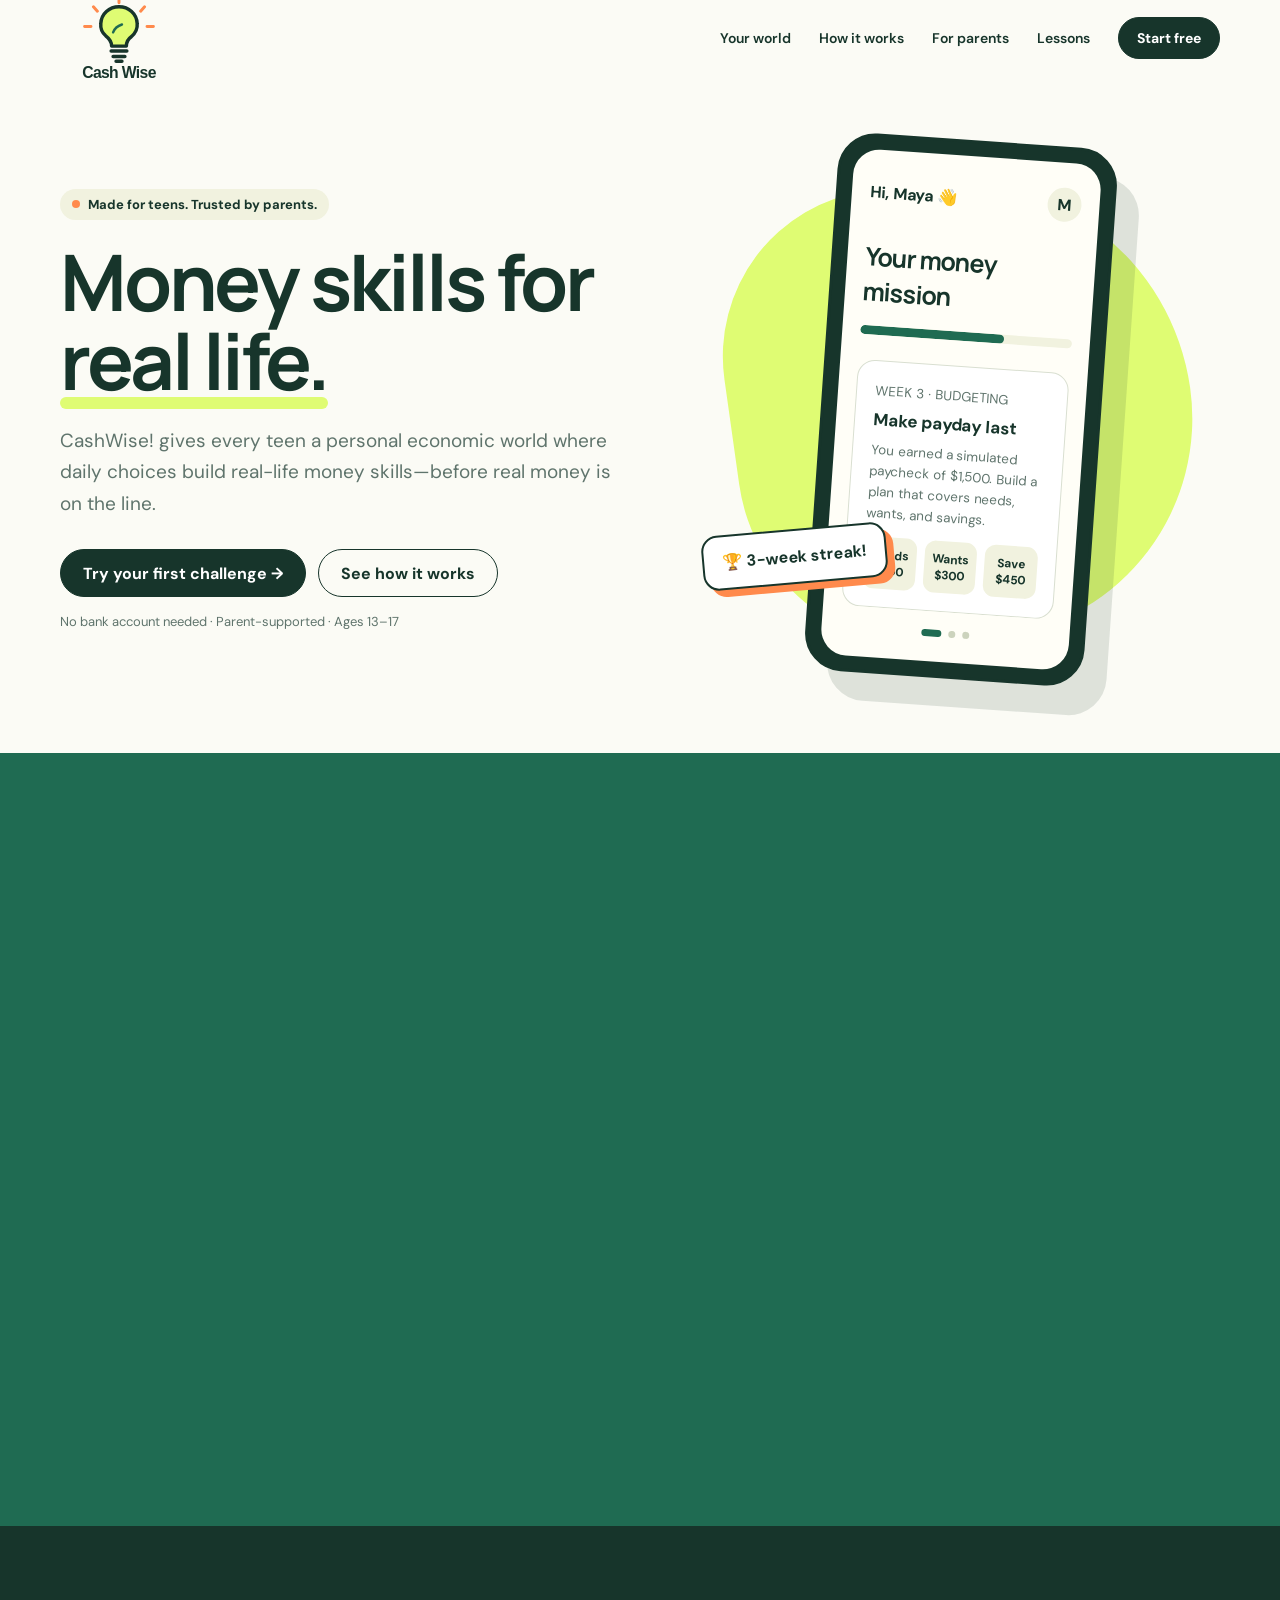
<file: index.html>
<!doctype html>
<html lang="en">
<head>
  <meta charset="utf-8">
  <meta name="viewport" content="width=device-width, initial-scale=1">
  <meta name="description" content="CashWise! helps teens practice real-world money decisions through guided challenges, simulations, and safe workshops.">
  <title>CashWise! — Money skills for real life</title>
  <style>
    @import url('https://fonts.googleapis.com/css2?family=DM+Sans:wght@400;500;600;700&family=Manrope:wght@600;700;800&display=swap');
    :root { --ink:#17352b; --muted:#5f746c; --paper:#fbfbf5; --cream:#f1f2df; --lime:#dffc73; --green:#1f6b52; --orange:#ff8a4c; --line:#d9dfd1; --white:#fff; }
    * { box-sizing:border-box; }
    html { scroll-behavior:smooth; }
    body { margin:0; color:var(--ink); background:var(--paper); font-family:"DM Sans",sans-serif; }
    a { color:inherit; }
    .wrap { width:min(1160px,calc(100% - 40px)); margin:auto; }
    nav { height:76px; display:flex; align-items:center; justify-content:space-between; }
    .brand { position:relative; display:flex; align-items:center; text-decoration:none; isolation:isolate; }
    .brand-logo { width:118px; height:auto; display:block; }
    .brand::before { content:""; position:absolute; z-index:-1; width:47px; height:47px; left:35px; top:2px; border:4px solid #ffd84d; border-radius:50%; opacity:0; pointer-events:none; }
    .links { display:flex; align-items:center; gap:28px; font-size:14px; font-weight:600; }
    .links a { text-decoration:none; }
    .button { display:inline-flex; align-items:center; justify-content:center; gap:8px; min-height:48px; padding:0 22px; border:1px solid var(--ink); border-radius:999px; background:var(--ink); color:var(--white); font-weight:700; text-decoration:none; cursor:pointer; transition:.2s transform,.2s box-shadow,.2s filter; }
    .button:hover { transform:translateY(-2px); box-shadow:0 7px 0 rgba(23,53,43,.13); }
    .button.secondary { background:transparent; color:var(--ink); }
    .button.small { min-height:42px; padding:0 18px; }
    .hero { min-height:650px; padding:64px 0 74px; overflow:hidden; }
    .hero-grid { display:grid; grid-template-columns:1.05fr .95fr; align-items:center; gap:70px; }
    .eyebrow { display:inline-flex; gap:8px; align-items:center; padding:7px 12px; border-radius:99px; background:var(--cream); font-size:13px; font-weight:700; }
    .eyebrow::before { content:""; width:8px; height:8px; border-radius:50%; background:var(--orange); }
    h1,h2,h3 { font-family:Manrope,sans-serif; margin:0; letter-spacing:-.04em; }
    h1 { max-width:700px; margin-top:22px; font-size:clamp(48px,6.2vw,78px); line-height:1.02; }
    h1 span { position:relative; white-space:nowrap; }
    h1 span::after { content:""; position:absolute; height:12px; left:0; right:0; bottom:4px; z-index:-1; border-radius:10px; background:var(--lime); }
    .hero-copy p { max-width:590px; margin:24px 0 30px; font-size:19px; line-height:1.65; color:var(--muted); }
    .actions { display:flex; flex-wrap:wrap; gap:12px; }
    .micro { margin-top:16px; font-size:13px; color:var(--muted); }
    .phone-stage { position:relative; min-height:520px; display:grid; place-items:center; }
    .blob { position:absolute; width:460px; height:460px; border-radius:41% 59% 54% 46%; background:var(--lime); transform:rotate(-8deg); }
    .phone { position:relative; z-index:2; width:280px; padding:13px; border:3px solid var(--ink); border-radius:38px; background:var(--ink); box-shadow:24px 28px 0 rgba(23,53,43,.13); transform:rotate(4deg); }
    .screen { min-height:480px; padding:25px 18px; border-radius:26px; background:#fffef7; overflow:hidden; }
    .app-top { display:flex; justify-content:space-between; align-items:center; font-weight:700; }
    .avatar { width:34px; height:34px; display:grid; place-items:center; border-radius:50%; background:var(--cream); }
    .screen h3 { margin-top:30px; font-size:25px; }
    .progress { height:9px; margin:17px 0 25px; border-radius:9px; background:var(--cream); overflow:hidden; }
    .progress i { display:block; width:68%; height:100%; background:var(--green); border-radius:inherit; }
    .challenge { padding:18px; border:1px solid var(--line); border-radius:18px; background:var(--white); }
    .challenge b { display:block; margin:8px 0; font-size:17px; }
    .challenge small { color:var(--muted); }
    .money-row { display:flex; justify-content:space-between; gap:8px; margin-top:14px; }
    .money-row span { flex:1; padding:10px 4px; border-radius:11px; text-align:center; background:var(--cream); font-size:12px; font-weight:700; }
    .lesson-window { margin:0 -18px; overflow:hidden; }
    .lesson-track { display:flex; transition:transform .7s cubic-bezier(.22,.75,.25,1); }
    .lesson-slide { flex:0 0 100%; padding:0 18px; }
    .lesson-slide .progress i { width:var(--lesson-progress); }
    .lesson-dots { display:flex; justify-content:center; gap:7px; margin-top:18px; }
    .lesson-dot { width:7px; height:7px; border:0; padding:0; border-radius:50%; background:#ccd3bd; transition:width .25s,background .25s; }
    .lesson-dot.active { width:20px; border-radius:8px; background:var(--green); }
    .sticker { position:absolute; z-index:3; padding:15px 18px; border:2px solid var(--ink); border-radius:16px; background:var(--white); box-shadow:7px 7px 0 var(--orange); font-weight:700; transform:rotate(-5deg); left:0; bottom:95px; }
    .problem { padding:105px 0; color:var(--white); background:var(--ink); }
    .section-head { max-width:730px; }
    .section-head .kicker { margin-bottom:15px; color:var(--lime); font-weight:700; text-transform:uppercase; letter-spacing:.12em; font-size:12px; }
    h2 { font-size:clamp(35px,5vw,54px); line-height:1.1; }
    .section-head p { margin:22px 0 0; color:#bdd0c8; font-size:18px; line-height:1.65; }
    .problem-grid { display:grid; grid-template-columns:repeat(3,1fr); gap:20px; margin-top:56px; }
    .problem-card { padding:26px; border:1px solid #3b5b50; border-radius:22px; }
    .num { color:var(--lime); font:700 13px Manrope; }
    .problem-card h3 { margin:22px 0 10px; font-size:21px; }
    .problem-card p { margin:0; color:#bdd0c8; line-height:1.6; }
    .how { padding:110px 0; }
    .how-top { display:flex; justify-content:space-between; align-items:end; gap:30px; }
    .how-top p { max-width:410px; margin:0; color:var(--muted); line-height:1.6; }
    .steps { display:grid; grid-template-columns:repeat(3,1fr); gap:24px; margin-top:55px; }
    .step { position:relative; padding:30px; border:1px solid var(--line); border-radius:25px; background:var(--white); }
    .icon { width:48px; height:48px; display:grid; place-items:center; border-radius:15px; background:var(--lime); font-size:23px; }
    .step h3 { margin:25px 0 12px; font-size:22px; }
    .step p { margin:0; color:var(--muted); line-height:1.65; }
    .world { padding:105px 0; color:var(--white); background:var(--green); overflow:hidden; }
    .world-grid { display:grid; grid-template-columns:.9fr 1.1fr; gap:70px; align-items:center; }
    .world-copy p { max-width:540px; color:#d9ebe4; font-size:18px; line-height:1.65; }
    .world-points { display:grid; gap:14px; margin-top:30px; }
    .world-point { display:flex; align-items:flex-start; gap:12px; }
    .world-point i { flex:0 0 28px; height:28px; display:grid; place-items:center; border-radius:50%; background:var(--lime); color:var(--ink); font-style:normal; font-weight:700; }
    .world-map { position:relative; min-height:470px; padding:28px; border:2px solid var(--ink); border-radius:32px; background:#dff4e9; color:var(--ink); box-shadow:14px 14px 0 var(--lime); }
    .world-sky { display:flex; justify-content:space-between; font-weight:700; }
    .world-city { position:absolute; left:28px; right:28px; bottom:28px; height:230px; display:flex; align-items:end; justify-content:space-around; border-bottom:8px solid #8dc6a8; }
    .building { width:19%; border:3px solid var(--ink); border-bottom:0; border-radius:9px 9px 0 0; background:#fffef7; }
    .building:nth-child(1) { height:54%; }.building:nth-child(2) { height:82%; background:var(--cream); }.building:nth-child(3) { height:65%; background:var(--lime); }.building:nth-child(4) { height:93%; }
    .daily-pop { position:absolute; z-index:2; top:92px; left:50%; width:min(310px,82%); padding:20px; transform:translateX(-50%) rotate(-2deg); border:2px solid var(--ink); border-radius:18px; background:var(--white); box-shadow:8px 8px 0 var(--orange); }
    .try-label { display:inline-block; padding:5px 9px; border-radius:99px; background:var(--lime); color:var(--ink); font-size:11px; font-weight:800; letter-spacing:.12em; }
    .daily-pop small { color:var(--muted); font-weight:700; }.daily-pop b { display:block; margin:10px 0; font-size:18px; }.daily-pop strong { color:var(--green); }
    .challenge-choices { display:grid; gap:8px; margin-top:14px; }
    .choice { width:100%; padding:10px 12px; border:1px solid var(--ink); border-radius:11px; background:var(--paper); color:var(--ink); font:700 12px "DM Sans",sans-serif; text-align:left; cursor:pointer; transition:.18s transform,.18s background,.18s filter; }
    .choice:hover:not(:disabled) { transform:translateY(-1px); background:var(--cream); }
    .choice:disabled { cursor:default; opacity:.62; }
    .choice.correct { background:var(--lime); opacity:1; }
    .choice.wrong { background:#ffd7c2; opacity:1; }
    .choice-result { min-height:35px; margin:11px 0 0; font-size:12px; line-height:1.45; }
    .choice-result.good { color:var(--green); }.choice-result.bad { color:#a84420; }
    .try-again { display:none; padding:0; border:0; background:none; color:var(--green); font:700 12px "DM Sans",sans-serif; text-decoration:underline; cursor:pointer; }
    .try-again.show { display:inline; }
    .benefits { padding:100px 0; background:var(--cream); }
    .benefit-grid { display:grid; grid-template-columns:1fr 1fr; gap:70px; align-items:center; }
    .benefit-list { display:grid; gap:12px; margin-top:34px; }
    .benefit { display:flex; gap:15px; padding:15px 0; border-bottom:1px solid #ccd3bd; }
    .check { flex:0 0 27px; height:27px; display:grid; place-items:center; border-radius:50%; background:var(--green); color:white; font-size:14px; }
    .benefit b { display:block; margin-bottom:5px; }
    .benefit span { color:var(--muted); line-height:1.5; }
    .scenario { padding:30px; border:2px solid var(--ink); border-radius:28px; background:var(--paper); box-shadow:13px 13px 0 var(--orange); }
    .scenario-top { display:flex; justify-content:space-between; align-items:center; }
    .pill { padding:6px 10px; border-radius:99px; background:var(--lime); font-size:12px; font-weight:700; }
    .scenario h3 { margin:26px 0 8px; font-size:25px; }
    .scenario > p { color:var(--muted); line-height:1.55; }
    .budget { display:grid; gap:10px; margin-top:24px; }
    .budget-line { display:flex; justify-content:space-between; padding:13px 0; border-bottom:1px solid var(--line); }
    .budget-line.total { font-weight:700; border:0; }
    .trust { padding:110px 0; text-align:center; }
    .quote { max-width:820px; margin:36px auto 20px; font:700 clamp(27px,4vw,42px)/1.3 Manrope; letter-spacing:-.035em; }
    .quote-mark { color:var(--orange); font-size:65px; line-height:.5; }
    .person { color:var(--muted); }
    .trust-note { max-width:720px; margin:48px auto 0; padding-top:28px; border-top:1px solid var(--line); font-size:14px; color:var(--muted); }
    .cta { margin-bottom:80px; }
    .cta-box { display:flex; justify-content:space-between; align-items:center; gap:30px; padding:55px; border-radius:30px; background:var(--lime); }
    .cta h2 { max-width:650px; }
    footer { padding:25px 0 45px; border-top:1px solid var(--line); }
    .footer-row { display:flex; justify-content:space-between; align-items:center; gap:20px; color:var(--muted); font-size:13px; }
    .scroll-reveal { opacity:0; transform:translateY(28px); transition:opacity .7s ease,transform .7s cubic-bezier(.22,.75,.25,1); }
    .scroll-reveal.is-visible { opacity:1; transform:translateY(0); }
    .brand-logo,.phone,.problem-card,.step,.world-map,.daily-pop,.scenario,.benefit,.icon,.sticker { transition:transform .22s ease,filter .22s ease,box-shadow .22s ease; }
    @media (hover:hover) {
      .problem-card:hover,.step:hover,.world-map:hover,.scenario:hover,.benefit:hover,.icon:hover { transform:scale(1.025); filter:brightness(1.045); }
      .brand:hover::before { animation:bulb-ring .8s ease-out; }
      .brand:hover .brand-logo { animation:bulb-on .8s ease-out forwards; }
      body:has(.brand:hover) main { animation:screen-vibrate .38s ease-in-out; }
      .phone:hover { transform:rotate(4deg) scale(1.025); filter:brightness(1.04); }
      .daily-pop:hover { transform:translateX(-50%) rotate(-2deg) scale(1.025); filter:brightness(1.04); }
      .sticker:hover { transform:rotate(-5deg) scale(1.035); filter:brightness(1.05); }
      .button:hover { transform:translateY(-2px) scale(1.025); filter:brightness(1.08); }
      .choice:hover:not(:disabled) { transform:translateY(-1px) scale(1.015); filter:brightness(1.04); }
    }
    @keyframes bulb-ring {
      0% { opacity:0; transform:scale(.45); box-shadow:0 0 0 0 rgba(255,216,77,.85); }
      25% { opacity:1; }
      100% { opacity:0; transform:scale(2.1); box-shadow:0 0 28px 16px rgba(255,216,77,0); }
    }
    @keyframes bulb-on {
      0%,18% { transform:scale(1); filter:brightness(1); }
      35% { transform:scale(1.08) rotate(-2deg); filter:brightness(1.35) drop-shadow(0 0 5px #ffd84d); }
      55% { transform:scale(1.04) rotate(2deg); }
      100% { transform:scale(1.045); filter:brightness(1.18) drop-shadow(0 0 9px #ffd84d); }
    }
    @keyframes screen-vibrate {
      0%,100% { transform:translate(0); }
      15% { transform:translate(-3px,1px); }
      30% { transform:translate(3px,-1px); }
      45% { transform:translate(-2px,-1px); }
      60% { transform:translate(2px,1px); }
      75% { transform:translate(-1px,0); }
    }
    .modal { display:none; position:fixed; inset:0; z-index:10; place-items:center; padding:20px; background:rgba(23,53,43,.7); }
    .modal.open { display:grid; }
    .modal-card { width:min(480px,100%); padding:32px; border-radius:25px; background:var(--paper); box-shadow:0 30px 80px rgba(0,0,0,.25); }
    .modal-card h2 { font-size:34px; }
    .modal-card p { color:var(--muted); }
    .field { display:grid; gap:7px; margin:18px 0; font-weight:700; font-size:14px; }
    .field input { width:100%; padding:14px; border:1px solid var(--line); border-radius:12px; background:white; font:inherit; }
    .close { float:right; border:0; background:none; font-size:25px; cursor:pointer; }
    @media (max-width:850px) {
      .links a:not(.button) { display:none; }
      .hero-grid,.benefit-grid,.world-grid { grid-template-columns:1fr; }
      .hero-copy { text-align:center; }
      .hero-copy p { margin-left:auto; margin-right:auto; }
      .actions { justify-content:center; }
      .phone-stage { min-height:500px; }
      .problem-grid,.steps { grid-template-columns:1fr; }
      .how-top { display:block; }
      .how-top p { margin-top:20px; }
      .cta-box { display:block; text-align:center; padding:40px 25px; }
      .cta-box .button { margin-top:25px; }
    }
    @media (max-width:520px) {
      .wrap { width:min(100% - 26px,1160px); }
      .links .button { display:none; }
      .hero { padding-top:38px; }
      .phone-stage { transform:scale(.86); margin:-30px 0; }
      .sticker { left:-20px; }
      .problem,.how,.benefits,.trust { padding:78px 0; }
      .footer-row { display:block; text-align:center; }
    }
    @media (prefers-reduced-motion:reduce) {
      html { scroll-behavior:auto; }
      .scroll-reveal,.scroll-reveal.is-visible { opacity:1; transform:none; transition:none; }
      .lesson-track { transition:none; }
      .brand:hover::before { animation:none; opacity:.7; transform:scale(1.3); }
      .brand:hover .brand-logo { animation:none; filter:brightness(1.15) drop-shadow(0 0 8px #ffd84d); }
      body:has(.brand:hover) main { animation:none; }
    }
  </style>
</head>
<body>
  <header class="wrap">
    <nav aria-label="Main navigation">
      <a class="brand" href="index.html" aria-label="CashWise! home"><img class="brand-logo" src="cashwise-logo.svg" alt="Cash Wise — smart money skills"></a>
      <div class="links"><a href="#world">Your world</a><a href="#how">How it works</a><a href="#trust">For parents</a><a href="lessons.html">Lessons</a><a class="button small" href="cashwise-home.html">Start free</a></div>
    </nav>
  </header>

  <main>
    <section class="hero">
      <div class="wrap hero-grid">
        <div class="hero-copy">
          <span class="eyebrow">Made for teens. Trusted by parents.</span>
          <h1>Money skills for <span>real life.</span></h1>
          <p>CashWise! gives every teen a personal economic world where daily choices build real-life money skills—before real money is on the line.</p>
          <div class="actions"><a class="button" href="cashwise-home.html">Try your first challenge →</a><a class="button secondary" href="#how">See how it works</a></div>
          <div class="micro">No bank account needed · Parent-supported · Ages 13–17</div>
        </div>
        <div class="phone-stage" aria-label="CashWise! app preview">
          <div class="blob"></div>
          <div class="phone" id="lesson-phone"><div class="screen">
            <div class="app-top"><span>Hi, Maya 👋</span><span class="avatar">M</span></div>
            <div class="lesson-window" aria-label="Featured CashWise lessons">
              <div class="lesson-track">
                <section class="lesson-slide" style="--lesson-progress:68%" aria-label="Budgeting lesson">
                  <h3>Your money mission</h3><div class="progress"><i></i></div>
                  <div class="challenge"><small>WEEK 3 · BUDGETING</small><b>Make payday last</b><small>You earned a simulated paycheck of $1,500. Build a plan that covers needs, wants, and savings.</small><div class="money-row"><span>Needs<br>$750</span><span>Wants<br>$300</span><span>Save<br>$450</span></div></div>
                </section>
                <section class="lesson-slide" style="--lesson-progress:42%" aria-label="Credit lesson">
                  <h3>Credit confidence</h3><div class="progress"><i></i></div>
                  <div class="challenge"><small>WEEK 4 · CREDIT</small><b>Choose the smarter card</b><small>Compare interest rates, fees, and rewards before deciding which offer costs less.</small><div class="money-row"><span>APR<br>18%</span><span>Fee<br>$0</span><span>Limit<br>$500</span></div></div>
                </section>
                <section class="lesson-slide" style="--lesson-progress:84%" aria-label="Saving lesson">
                  <h3>Grow your savings</h3><div class="progress"><i></i></div>
                  <div class="challenge"><small>WEEK 5 · SAVING</small><b>Reach your first goal</b><small>Plan how much to save each week to build a $600 emergency fund in six months.</small><div class="money-row"><span>Goal<br>$600</span><span>Weekly<br>$25</span><span>Saved<br>$350</span></div></div>
                </section>
              </div>
            </div>
            <div class="lesson-dots" aria-hidden="true"><span class="lesson-dot active"></span><span class="lesson-dot"></span><span class="lesson-dot"></span></div>
          </div></div>
          <div class="sticker">🏆 3-week streak!</div>
        </div>
      </div>
    </section>

    <section class="world" id="world">
      <div class="wrap world-grid">
        <div class="world-copy">
          <div class="section-head"><div class="kicker">Your world. Your economy.</div><h2>Build a life one smart choice at a time.</h2></div>
          <p>Every teen enters a personalized life simulation with income, expenses, goals, and unexpected events. Each day brings a new decision with realistic consequences.</p>
          <div class="world-points">
            <div class="world-point"><i>1</i><span><b>A new challenge appears daily</b><br>Choose how to handle work, spending, saving, credit, and surprises.</span></div>
            <div class="world-point"><i>2</i><span><b>Work, earn, and learn</b><br>Take on jobs, earn simulated income, and build a practical understanding of how an economy works.</span></div>
            <div class="world-point"><i>3</i><span><b>Earn realistic local currency</b><br>Rewards use simulated dollars, pounds, euros, or the teen’s selected currency—not real cash.</span></div>
          </div>
        </div>
        <div class="world-map" aria-label="Example CashWise economic world">
          <div class="world-sky"><span>🌤️ Cashville</span><span>Balance: <strong id="world-balance">$1,275</strong></span></div>
          <div class="daily-pop" id="daily-demo">
            <span class="try-label">TRY ME</span>
            <b>Your phone still works, but a new model is on sale. What do you do?</b>
            <div class="challenge-choices">
              <button class="choice" type="button" data-result="correct" data-change="80">Keep my phone and save the money</button>
              <button class="choice" type="button" data-result="wrong" data-change="-650">Buy the new phone for $650</button>
            </div>
            <p class="choice-result" aria-live="polite">Choose an answer to see what happens.</p>
            <button class="try-again" type="button">Try again</button>
          </div>
          <div class="world-city" aria-hidden="true"><span class="building"></span><span class="building"></span><span class="building"></span><span class="building"></span></div>
        </div>
      </div>
    </section>

    <section class="problem">
      <div class="wrap">
        <div class="section-head"><div class="kicker">The problem</div><h2>Adult money decisions arrive before most teens feel ready.</h2><p>Watching another video isn't enough. Teens need a safe place to make choices, see consequences, and build confidence through practice.</p></div>
        <div class="problem-grid">
          <article class="problem-card"><span class="num">01</span><h3>Lessons feel theoretical</h3><p>Budgeting and credit are hard to understand without decisions that feel relevant to everyday life.</p></article>
          <article class="problem-card"><span class="num">02</span><h3>Free content lacks feedback</h3><p>Videos explain concepts, but rarely show teens whether they can apply them independently.</p></article>
          <article class="problem-card"><span class="num">03</span><h3>Parents lack a roadmap</h3><p>Families want to talk about money, but often don't know where—or when—to begin.</p></article>
        </div>
      </div>
    </section>

    <section class="how" id="how">
      <div class="wrap">
        <div class="how-top"><h2>Learn it. Practice it.<br>Own it.</h2><p>A guided path turns intimidating financial topics into small, achievable weekly wins.</p></div>
        <div class="steps">
          <article class="step"><div class="icon">🎯</div><h3>Choose a goal</h3><p>Teens start with what matters to them—from saving for a first car to understanding a paycheck.</p></article>
          <article class="step"><div class="icon">🕹️</div><h3>Make real choices</h3><p>Interactive simulations introduce income, bills, surprise expenses, credit, and tradeoffs.</p></article>
          <article class="step"><div class="icon">🌱</div><h3>Build confidence</h3><p>Personal feedback, weekly challenges, and parent conversation prompts reinforce progress.</p></article>
        </div>
      </div>
    </section>

    <section class="benefits" id="benefits">
      <div class="wrap benefit-grid">
        <div><div class="section-head"><div class="kicker" style="color:var(--green)">Built for better habits</div><h2>Practice without the expensive mistakes.</h2></div>
          <div class="benefit-list">
            <div class="benefit"><span class="check">✓</span><div><b>Realistic simulations</b><span>Practice paychecks, bills, savings goals, loans, and unexpected costs.</span></div></div>
            <div class="benefit"><span class="check">✓</span><div><b>Personalized learning</b><span>Activities adapt to each teen's knowledge, pace, and goals.</span></div></div>
            <div class="benefit"><span class="check">✓</span><div><b>Parent-visible progress</b><span>Simple updates and prompts make family money conversations easier.</span></div></div>
            <div class="benefit"><span class="check">✓</span><div><b>Safe, guided support</b><span>Moderated workshops and simulated money keep learning protected.</span></div></div>
          </div>
        </div>
        <aside class="scenario"><div class="scenario-top"><b>Surprise expense</b><span class="pill">SIMULATION</span></div><h3>Your car needs a $300 repair.</h3><p>You have $410 saved. What changes in this month's plan?</p><div class="budget"><div class="budget-line"><span>Current savings</span><b>$410</b></div><div class="budget-line"><span>Car repair</span><b>− $300</b></div><div class="budget-line total"><span>Remaining cushion</span><b>$110</b></div></div></aside>
      </div>
    </section>

    <section class="trust" id="trust">
      <div class="wrap"><div class="quote-mark">“</div><p class="quote">The first time my daughter explained her own budget, I knew this was different from another online course.</p><p class="person"><b>Sample parent experience</b> · Based on the CashWise! learning model</p><p class="trust-note">CashWise! is an early-stage concept. This example illustrates the intended customer outcome and is not presented as a verified customer testimonial.</p></div>
    </section>

    <section class="cta"><div class="wrap"><div class="cta-box"><h2>Give your teen a head start money can't buy later.</h2><a class="button" href="cashwise-home.html">Start today →</a></div></div></section>
  </main>

  <footer><div class="wrap footer-row"><a class="brand" href="index.html" aria-label="CashWise! home"><img class="brand-logo" src="cashwise-logo.svg" alt="Cash Wise — smart money skills"></a><span><a href="cashwise-home.html">Play the app</a> · <a href="lessons.html">Lessons</a> · <a class="open-modal" href="#signup">Join waitlist</a></span><span>Financial practice for the next generation.</span><span>© 2026 CashWise!</span></div></footer>

  <div class="modal" id="signup" role="dialog" aria-modal="true" aria-labelledby="modal-title">
    <div class="modal-card"><button class="close" aria-label="Close">×</button><h2 id="modal-title">Grow money confidence.</h2><p>Join the early-access list and receive a free teen budgeting challenge.</p><form id="waitlist"><label class="field">Parent or guardian email<input type="email" required placeholder="you@example.com"></label><button class="button" type="submit">Get the free challenge</button></form><p id="success" hidden><b>You're on the list!</b> Your first challenge is on its way.</p></div>
  </div>

  <script>
    const modal=document.getElementById('signup');
    document.querySelectorAll('.open-modal').forEach(a=>a.addEventListener('click',e=>{e.preventDefault();modal.classList.add('open');modal.querySelector('input').focus();}));
    modal.querySelector('.close').addEventListener('click',()=>modal.classList.remove('open'));
    modal.addEventListener('click',e=>{if(e.target===modal)modal.classList.remove('open')});
    document.addEventListener('keydown',e=>{if(e.key==='Escape')modal.classList.remove('open')});
    document.getElementById('waitlist').addEventListener('submit',e=>{e.preventDefault();e.target.hidden=true;document.getElementById('success').hidden=false;});
    const lessonPhone=document.getElementById('lesson-phone');
    const lessonTrack=lessonPhone.querySelector('.lesson-track');
    const lessonDots=[...lessonPhone.querySelectorAll('.lesson-dot')];
    let lessonIndex=0,lessonDirection=1,lessonTimer;
    function showLesson(index){
      lessonIndex=index;
      lessonTrack.style.transform=`translateX(-${lessonIndex*100}%)`;
      lessonDots.forEach((dot,i)=>dot.classList.toggle('active',i===lessonIndex));
    }
    function advanceLesson(){
      if(lessonIndex===lessonDots.length-1)lessonDirection=-1;
      if(lessonIndex===0)lessonDirection=1;
      showLesson(lessonIndex+lessonDirection);
    }
    function startLessons(){clearInterval(lessonTimer);if(!window.matchMedia('(prefers-reduced-motion: reduce)').matches)lessonTimer=setInterval(advanceLesson,3200);}
    function stopLessons(){clearInterval(lessonTimer);}
    lessonPhone.addEventListener('mouseenter',stopLessons);
    lessonPhone.addEventListener('mouseleave',startLessons);
    lessonPhone.addEventListener('focusin',stopLessons);
    lessonPhone.addEventListener('focusout',startLessons);
    startLessons();
    const dailyDemo=document.getElementById('daily-demo');
    const worldBalance=document.getElementById('world-balance');
    const demoChoices=[...dailyDemo.querySelectorAll('.choice')];
    const choiceResult=dailyDemo.querySelector('.choice-result');
    const tryAgain=dailyDemo.querySelector('.try-again');
    const startingBalance=1275;
    function formatBalance(amount){return amount.toLocaleString('en-US',{style:'currency',currency:'USD',maximumFractionDigits:0});}
    demoChoices.forEach(choice=>choice.addEventListener('click',()=>{
      const isCorrect=choice.dataset.result==='correct';
      const change=Number(choice.dataset.change);
      demoChoices.forEach(button=>button.disabled=true);
      choice.classList.add(isCorrect?'correct':'wrong');
      worldBalance.textContent=formatBalance(startingBalance+change);
      choiceResult.className=`choice-result ${isCorrect?'good':'bad'}`;
      choiceResult.innerHTML=isCorrect
        ? '<strong>Smart choice! +$80</strong><br>You kept a working phone and moved closer to your savings goal.'
        : '<strong>That choice costs $650.</strong><br>Your balance dropped, leaving less for emergencies and goals.';
      tryAgain.classList.add('show');
    }));
    tryAgain.addEventListener('click',()=>{
      demoChoices.forEach(button=>{button.disabled=false;button.classList.remove('correct','wrong');});
      worldBalance.textContent=formatBalance(startingBalance);
      choiceResult.className='choice-result';
      choiceResult.textContent='Choose an answer to see what happens.';
      tryAgain.classList.remove('show');
    });
    const revealTargets=document.querySelectorAll('main section .wrap > *, footer .wrap');
    if(window.matchMedia('(prefers-reduced-motion: reduce)').matches){
      revealTargets.forEach(element=>element.classList.add('is-visible'));
    }else{
      revealTargets.forEach(element=>element.classList.add('scroll-reveal'));
      const revealObserver=new IntersectionObserver(entries=>{
        entries.forEach(entry=>entry.target.classList.toggle('is-visible',entry.isIntersecting));
      },{threshold:.12,rootMargin:'0px 0px -7% 0px'});
      revealTargets.forEach(element=>revealObserver.observe(element));
    }
  </script>
</body>
</html>
</file>
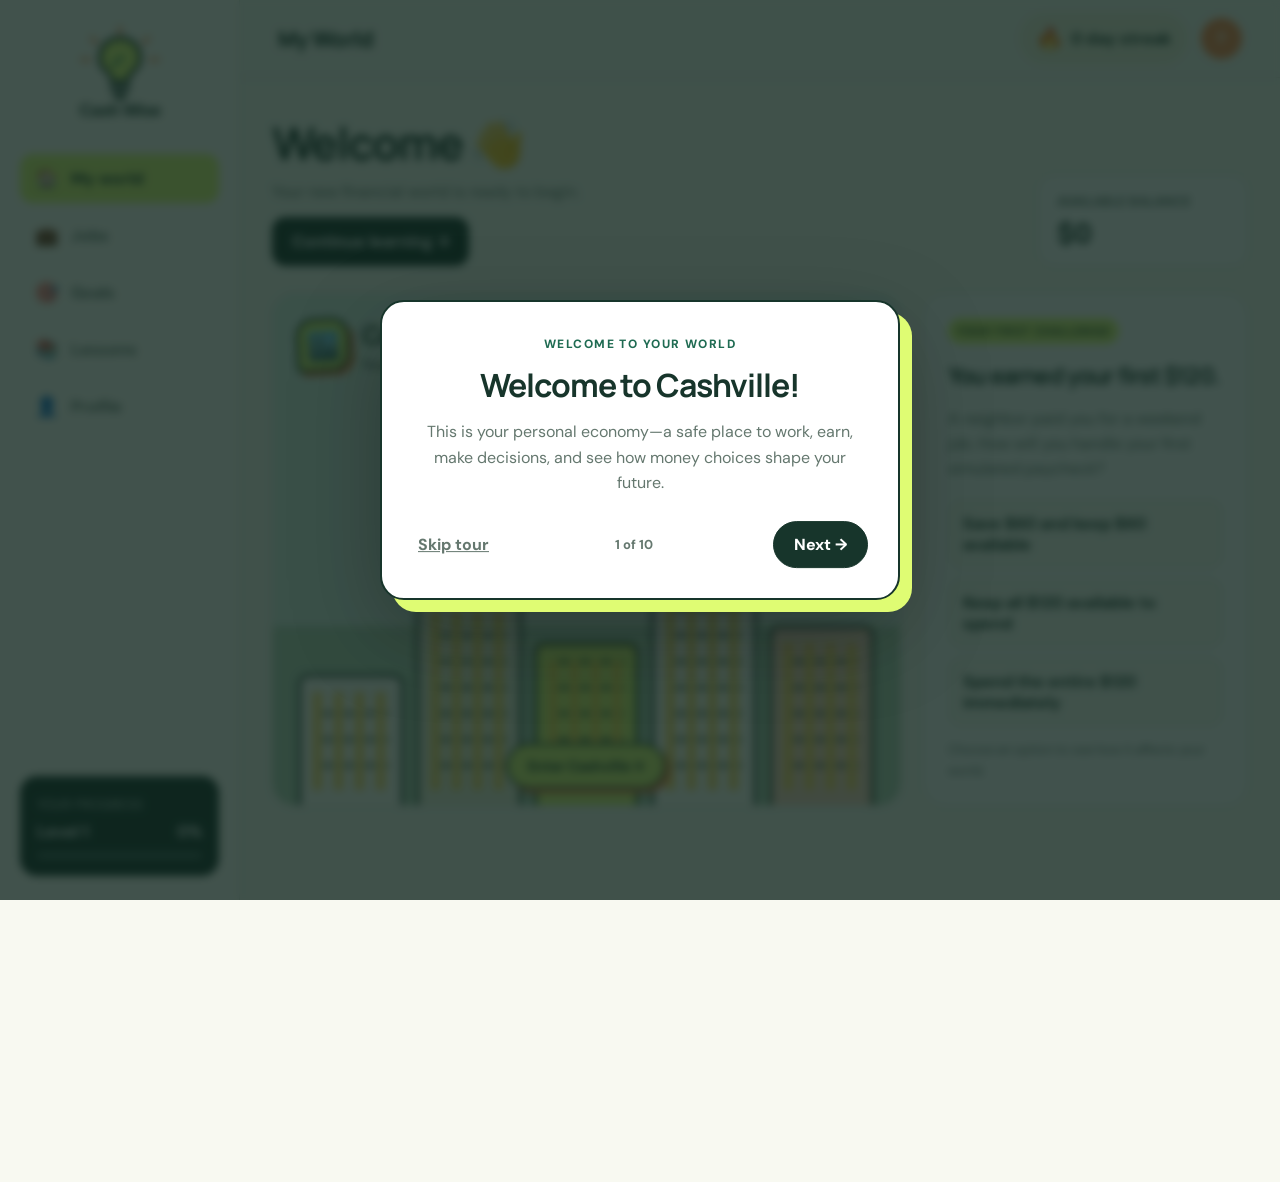
<file: cashwise-home.html>
<!doctype html>
<html lang="en">
<head>
  <meta charset="utf-8">
  <meta name="viewport" content="width=device-width, initial-scale=1">
  <title>CashWise! — Maya's World</title>
  <style>
    @import url('https://fonts.googleapis.com/css2?family=DM+Sans:wght@400;500;600;700&family=Manrope:wght@600;700;800&display=swap');
    :root { --ink:#17352b; --muted:#65786f; --paper:#f8f9f1; --white:#fff; --cream:#eff1dc; --lime:#dffc73; --green:#1f6b52; --green2:#2d8a68; --orange:#ff8a4c; --yellow:#ffd84d; --line:#dce2d5; --red:#b94d2b; }
    * { box-sizing:border-box; }
    body { margin:0; color:var(--ink); background:var(--paper); font-family:"DM Sans",sans-serif; }
    button { font:inherit; }
    .shell { display:grid; grid-template-columns:240px 1fr; min-height:100vh; }
    .sidebar { position:sticky; top:0; height:100vh; padding:25px 20px; border-right:1px solid var(--line); background:#fffef9; }
    .logo-wrap { position:relative; display:block; width:130px; margin:0 auto 34px; isolation:isolate; }
    .logo { display:block; width:130px; }
    .logo-wrap::before { content:""; position:absolute; z-index:-1; width:53px; height:53px; left:38px; top:2px; border:4px solid var(--yellow); border-radius:50%; opacity:0; }
    .nav { display:grid; gap:8px; }
    .nav a { display:flex; align-items:center; gap:12px; padding:12px 14px; border-radius:13px; color:var(--muted); font-weight:700; text-decoration:none; }
    .nav a.active { color:var(--ink); background:var(--lime); }
    .nav a:hover { color:var(--ink); background:var(--cream); }
    .nav-icon { width:25px; text-align:center; font-size:19px; }
    .side-level { position:absolute; left:20px; right:20px; bottom:24px; padding:17px; border-radius:17px; background:var(--ink); color:white; }
    .side-level small { color:#c2d4cc; }
    .level-row { display:flex; justify-content:space-between; margin:7px 0 10px; font-weight:700; }
    .level-bar { height:7px; border-radius:8px; background:#416259; overflow:hidden; }
    .level-bar i { display:block; width:72%; height:100%; border-radius:inherit; background:var(--lime); }
    main { min-width:0; }
    .topbar { height:78px; display:flex; align-items:center; justify-content:space-between; gap:20px; padding:0 38px; border-bottom:1px solid var(--line); background:rgba(248,249,241,.92); }
    .topbar h1 { margin:0; font:800 22px Manrope,sans-serif; letter-spacing:-.03em; }
    .top-actions { display:flex; align-items:center; gap:13px; }
    .streak { display:flex; align-items:center; gap:8px; padding:12px 17px; border-radius:99px; background:var(--cream); font-size:16px; font-weight:800; }
    .streak.burst { animation:streak-pop .7s cubic-bezier(.2,.8,.2,1); background:#fff0a6; }
    .fire-particle { position:fixed; z-index:80; pointer-events:none; font-size:20px; animation:fire-burst .9s ease-out forwards; }
    .flame { display:inline-block; font-size:22px; transform-origin:50% 85%; animation:flame-flicker .8s ease-in-out infinite alternate; }
    .avatar { width:41px; height:41px; display:grid; place-items:center; border-radius:50%; background:var(--orange); color:white; font-weight:800; }
    .content { width:min(1240px,calc(100% - 64px)); margin:34px auto 60px; }
    .welcome { display:flex; align-items:end; justify-content:space-between; gap:25px; margin-bottom:27px; }
    h2,h3 { margin:0; font-family:Manrope,sans-serif; letter-spacing:-.035em; }
    .welcome h2 { font-size:clamp(31px,4vw,45px); }
    .welcome p { margin:7px 0 0; color:var(--muted); }
    .balance { min-width:210px; padding:14px 18px; border:1px solid var(--line); border-radius:16px; background:white; }
    .balance small { color:var(--muted); font-weight:700; }
    .balance strong { display:block; margin-top:3px; font:800 27px Manrope,sans-serif; }
    .dashboard { display:grid; grid-template-columns:minmax(0,1.45fr) minmax(280px,.75fr); gap:22px; }
    .card { border:1px solid var(--line); border-radius:23px; background:var(--white); overflow:hidden; }
    .world-card { position:relative; min-height:460px; background:linear-gradient(#dff4e9 0 65%,#b9d8bc 65%); }
    .world-head { position:relative; z-index:2; display:flex; justify-content:space-between; padding:23px; }
    .world-head p { margin:4px 0 0; color:var(--muted); font-size:13px; }
    .cashville-brand { display:flex; align-items:center; gap:12px; }
    .cashville-mark { width:54px; height:54px; display:grid; place-items:center; border:3px solid var(--ink); border-radius:18px 18px 18px 6px; background:var(--lime); box-shadow:4px 4px 0 var(--orange); font-size:27px; transform:rotate(-3deg); }
    .cashville-brand h3 { font-size:25px; }.cashville-brand p { font-weight:700; }
    .weather { padding:8px 11px; border-radius:99px; background:rgba(255,255,255,.78); font-weight:700; font-size:13px; }
    .city { position:absolute; inset:auto 20px 0; height:290px; display:flex; align-items:flex-end; justify-content:center; gap:12px; }
    .building { position:relative; width:18%; border:3px solid var(--ink); border-bottom:0; border-radius:10px 10px 0 0; background:#fffef7; }
    .building::before { content:""; position:absolute; inset:15px 12px; background:repeating-linear-gradient(90deg,var(--yellow) 0 9px,transparent 9px 21px),repeating-linear-gradient(0deg,transparent 0 23px,var(--ink) 23px 26px); opacity:.8; }
    .building.one { height:45%; }.building.two { height:73%; background:var(--cream); }.building.three { height:56%; background:var(--lime); }.building.four { height:84%; }.building.five { height:62%; background:#ffd9c4; }
    .world-pin { position:absolute; z-index:3; display:grid; place-items:center; width:48px; height:48px; border:2px solid var(--ink); border-radius:50% 50% 50% 7px; background:var(--lime); transform:rotate(-45deg); box-shadow:4px 4px 0 rgba(23,53,43,.15); }
    .world-pin span { transform:rotate(45deg); font-size:21px; }
    .pin-job { left:31%; top:42%; }.pin-home { right:20%; top:50%; background:var(--orange); }
    .world-enter { position:absolute; z-index:3; left:50%; bottom:16px; transform:translateX(-50%); padding:12px 20px; border:2px solid var(--ink); border-radius:99px; background:var(--lime); color:var(--ink); font-size:14px; font-weight:800; text-decoration:none; box-shadow:4px 4px 0 var(--orange); }
    @media(hover:hover) { .world-enter:hover { transform:translateX(-50%) translateY(-2px); filter:brightness(1.05); } }
    .challenge { padding:24px; }
    .label { display:inline-block; padding:6px 9px; border-radius:99px; background:var(--lime); font-size:11px; font-weight:800; letter-spacing:.1em; }
    .challenge h3 { margin:15px 0 9px; font-size:23px; }
    .challenge p { color:var(--muted); line-height:1.55; }
    .choices { display:grid; gap:9px; margin-top:18px; }
    .choice { padding:13px 14px; border:1px solid var(--line); border-radius:13px; background:var(--paper); color:var(--ink); font-weight:700; text-align:left; cursor:pointer; }
    .choice:hover { border-color:var(--green); transform:translateY(-1px); }
    .choice.correct { border-color:var(--green); background:var(--lime); }
    .choice.wrong { border-color:var(--orange); background:#ffe0cf; }
    .feedback { min-height:38px; margin:13px 0 0; font-size:13px; line-height:1.45; }
    .feedback.good { color:var(--green); }.feedback.bad { color:var(--red); }
    .secondary-grid { display:grid; grid-template-columns:1fr 1fr; gap:22px; margin-top:22px; }
    .panel { padding:23px; }
    .panel-head { display:flex; justify-content:space-between; align-items:center; margin-bottom:18px; }
    .panel-head h3 { font-size:20px; }
    .panel-head a { color:var(--green); font-size:13px; font-weight:700; text-decoration:none; }
    .job { display:flex; gap:14px; align-items:center; }
    .job-icon { flex:0 0 47px; height:47px; display:grid; place-items:center; border-radius:14px; background:var(--cream); font-size:22px; }
    .job strong,.goal strong { display:block; }
    .job span,.goal span { color:var(--muted); font-size:13px; }
    .job-pay { margin-left:auto; color:var(--green); font-weight:800; }
    .goal-top { display:flex; justify-content:space-between; }
    .goal-bar { height:9px; margin:15px 0 8px; border-radius:10px; background:var(--cream); overflow:hidden; }
    .goal-bar i { display:block; width:58%; height:100%; border-radius:inherit; background:var(--green); }
    .goal-foot { display:flex; justify-content:space-between; color:var(--muted); font-size:12px; }
    .quick-stats { display:grid; grid-template-columns:repeat(3,1fr); gap:12px; margin-top:22px; }
    .stat { padding:17px; border-radius:17px; background:var(--cream); }
    .stat small { color:var(--muted); }.stat strong { display:block; margin-top:5px; font:800 21px Manrope,sans-serif; }
    .mobile-nav { display:none; }
    .tutorial { position:fixed; inset:0; z-index:50; background:rgba(12,34,27,.78); backdrop-filter:blur(4px); }
    .tutorial-box { position:fixed; z-index:51; width:min(520px,calc(100% - 32px)); max-height:calc(100vh - 32px); overflow:auto; padding:30px; border:2px solid var(--ink); border-radius:24px; background:var(--white); box-shadow:12px 12px 0 var(--lime),0 30px 90px rgba(0,0,0,.28); transition:top .45s ease,left .45s ease,width .45s ease,transform .45s ease; }
    .tutorial-box.intro { top:50%; left:50%; transform:translate(-50%,-50%); text-align:center; }
    .tutorial-box h2 { margin:10px 0 12px; font-size:32px; }
    .tutorial-box p { margin:0; color:var(--muted); font-size:16px; line-height:1.6; }
    .username-step { display:none; margin-top:20px; text-align:left; }
    .username-step.show { display:block; }
    .username-step label { display:block; margin-bottom:7px; font-weight:800; }
    .username-step input { width:100%; padding:14px 15px; border:2px solid var(--line); border-radius:13px; color:var(--ink); background:var(--paper); font:700 16px "DM Sans",sans-serif; outline:none; }
    .username-step input:focus { border-color:var(--green); box-shadow:0 0 0 4px rgba(31,107,82,.12); }
    .username-error { min-height:20px; margin-top:6px; color:var(--red); font-size:12px; font-weight:700; }
    .question-step { display:none; margin-top:20px; text-align:left; }
    .question-step.show { display:block; }
    .topic-grid { display:grid; grid-template-columns:1fr 1fr; gap:9px; }
    .topic-option,.radio-option { position:relative; display:flex; align-items:center; gap:10px; padding:12px; border:1px solid var(--line); border-radius:13px; background:var(--paper); cursor:pointer; font-weight:700; }
    .topic-option:has(input:checked),.radio-option:has(input:checked) { border-color:var(--green); background:var(--lime); }
    .topic-option input,.radio-option input { accent-color:var(--green); }
    .radio-list { display:grid; gap:9px; }
    .path-list { display:grid; gap:10px; margin-top:17px; }
    .path-module { display:flex; gap:12px; align-items:center; padding:12px; border-radius:13px; background:var(--cream); }
    .path-number { flex:0 0 30px; height:30px; display:grid; place-items:center; border-radius:50%; background:var(--green); color:white; font-weight:800; }
    .path-module b { display:block; }.path-module small { color:var(--muted); }
    .pathway-screen { position:fixed; inset:0; z-index:60; display:none; overflow:auto; background:linear-gradient(180deg,#f8f9f1,#eef3e4); }
    .pathway-screen.show { display:block; }
    .main-action { display:inline-flex; align-items:center; gap:8px; margin-top:15px; padding:13px 19px; border:1px solid var(--ink); border-radius:13px; background:var(--ink); color:white; font-weight:800; cursor:pointer; }
    .pathway-top { position:sticky; top:0; z-index:3; display:flex; align-items:center; justify-content:space-between; gap:20px; padding:17px 28px; border-bottom:1px solid var(--line); background:rgba(255,255,250,.94); backdrop-filter:blur(10px); }
    .pathway-top button { padding:10px 15px; border:1px solid var(--line); border-radius:99px; background:white; color:var(--ink); font-weight:800; cursor:pointer; }
    .pathway-top h2 { font-size:22px; }.pathway-meta { color:var(--muted); font-size:13px; font-weight:700; }
    .pathway-intro { width:min(620px,calc(100% - 32px)); margin:38px auto 10px; text-align:center; }
    .pathway-intro h2 { font-size:36px; }.pathway-intro p { color:var(--muted); line-height:1.6; }
    .learning-path { position:relative; width:min(520px,100%); margin:20px auto 90px; padding:25px 55px; }
    .learning-path::before { content:""; position:absolute; top:40px; bottom:40px; left:50%; width:8px; transform:translateX(-50%); border-radius:8px; background:#f2ce44; }
    .path-node-row { position:relative; z-index:1; display:flex; margin:5px 0 24px; }
    .path-node-row.left { justify-content:flex-start; }.path-node-row.right { justify-content:flex-end; }.path-node-row.center { justify-content:center; }
    .lesson-node { position:relative; width:76px; height:76px; display:grid; place-items:center; border:5px solid #e6b829; border-radius:50%; background:var(--yellow); color:#9c6d08; box-shadow:0 7px 0 #d59f16,0 10px 18px rgba(113,80,7,.18); font-size:29px; cursor:pointer; transition:transform .2s ease,filter .2s ease; }
    .lesson-node:hover { transform:translateY(-3px) scale(1.06); filter:brightness(1.06); }
    .lesson-node.locked { border-color:#cbd2c5; background:#e6e9df; color:#9ca69a; box-shadow:0 7px 0 #bdc5b8; }
    .lesson-node.current { outline:7px solid rgba(223,252,115,.7); }
    .lesson-node.checkpoint { width:88px; height:72px; border-radius:18px; background:#f2bc35; }
    .node-label { position:absolute; top:50%; width:170px; transform:translateY(-50%); color:var(--ink); font-size:13px; line-height:1.3; }
    .left .node-label { left:92px; text-align:left; }.right .node-label { right:92px; text-align:right; }.center .node-label { top:86px; left:50%; transform:translateX(-50%); text-align:center; }
    .node-label b { display:block; }.node-label small { color:var(--muted); }
    .app-modal { position:fixed; inset:0; z-index:70; display:none; place-items:center; padding:18px; background:rgba(12,34,27,.76); backdrop-filter:blur(5px); }
    .app-modal.show { display:grid; }
    .modal-panel { width:min(560px,100%); max-height:90vh; overflow:auto; padding:29px; border:2px solid var(--ink); border-radius:24px; background:var(--white); box-shadow:10px 10px 0 var(--lime); }
    .modal-panel.wide { width:min(700px,100%); }
    .modal-head { display:flex; justify-content:space-between; align-items:flex-start; gap:20px; margin-bottom:20px; }
    .modal-head h2 { font-size:29px; }.modal-head p { margin:5px 0 0; color:var(--muted); }
    .modal-close { width:36px; height:36px; border:1px solid var(--line); border-radius:50%; background:var(--paper); color:var(--ink); font-size:21px; cursor:pointer; }
    .modal-actions { display:flex; justify-content:flex-end; gap:10px; margin-top:22px; }
    .primary-btn { padding:12px 18px; border:1px solid var(--ink); border-radius:12px; background:var(--ink); color:white; font-weight:800; cursor:pointer; }
    .job-options,.goal-options,.theme-options { display:grid; gap:11px; }
    .job-option,.goal-option,.theme-option { display:flex; align-items:center; gap:13px; width:100%; padding:15px; border:1px solid var(--line); border-radius:15px; background:var(--paper); color:var(--ink); text-align:left; cursor:pointer; }
    .job-option:hover,.goal-option:hover,.theme-option:hover,.selected-option { border-color:var(--green); background:var(--lime); transform:translateY(-1px); }
    .goal-option:disabled { opacity:.55; cursor:not-allowed; transform:none; }
    .job-option span:first-child { font-size:26px; }.job-option b,.goal-option b { display:block; }.job-option small,.goal-option small { color:var(--muted); }
    .lesson-copy { padding:18px; border-radius:16px; background:var(--cream); line-height:1.65; }
    .lesson-question { margin-top:18px; }.lesson-answer { display:block; width:100%; margin-top:8px; padding:12px; border:1px solid var(--line); border-radius:11px; background:var(--paper); color:var(--ink); text-align:left; cursor:pointer; }
    .lesson-answer.chosen { border-color:var(--green); background:var(--lime); }
    .lesson-stage-progress { height:9px; margin:0 0 22px; border-radius:10px; background:var(--cream); overflow:hidden; }.lesson-stage-progress i { display:block; height:100%; width:25%; border-radius:inherit; background:var(--green); transition:width .3s ease; }
    .lesson-stage { line-height:1.68; }.lesson-stage h3 { margin:0 0 12px; font-size:23px; }.lesson-stage p { margin:0 0 14px; }.lesson-stage ul { padding-left:21px; }.lesson-stage li { margin:8px 0; }
    .lesson-example { margin:18px 0; padding:17px; border-left:5px solid var(--orange); border-radius:0 14px 14px 0; background:var(--cream); }
    .lesson-nav { display:flex; justify-content:space-between; gap:12px; margin-top:24px; }.secondary-btn { padding:12px 18px; border:1px solid var(--line); border-radius:12px; background:var(--paper); color:var(--ink); font-weight:800; cursor:pointer; }
    .lesson-feedback { min-height:24px; margin-top:10px; font-weight:700; }.lesson-feedback.good { color:var(--green); }.lesson-feedback.bad { color:var(--red); }
    .profile-form { display:grid; gap:17px; }.profile-form label>span { display:block; margin-bottom:7px; font-weight:800; }.profile-form input[type="text"],.profile-form select { width:100%; padding:12px; border:1px solid var(--line); border-radius:11px; background:var(--paper); color:var(--ink); font:inherit; }
    .profile-topics { display:grid; grid-template-columns:1fr 1fr; gap:8px; }.profile-topics label { padding:9px; border-radius:10px; background:var(--cream); }
    body.theme-dark { --ink:#eff8ef; --muted:#b7c9c0; --paper:#15241f; --white:#20342c; --cream:#2b4439; --line:#415b50; background:#15241f; }
    body.theme-dark .sidebar,body.theme-dark .topbar,body.theme-dark .pathway-top { background:#1b2e27; }
    body.theme-retro { --ink:#3e2c1d; --muted:#765f49; --paper:#fff3cb; --white:#fff9df; --cream:#edd79b; --lime:#f3c84b; --green:#39755b; --orange:#e4673a; --line:#cbb779; font-family:"Courier New",monospace; }
    .tutorial-tag { color:var(--green); font-size:12px; font-weight:800; letter-spacing:.12em; }
    .tutorial-actions { display:flex; align-items:center; justify-content:space-between; gap:18px; margin-top:25px; }
    .tutorial-progress { color:var(--muted); font-size:13px; font-weight:700; }
    .tutorial-next { padding:12px 20px; border:1px solid var(--ink); border-radius:99px; background:var(--ink); color:white; font-weight:800; cursor:pointer; }
    .tutorial-next:hover { transform:translateY(-1px); filter:brightness(1.15); }
    .tutorial-skip { border:0; background:none; color:var(--muted); font-weight:700; cursor:pointer; text-decoration:underline; }
    .tutorial-highlight { position:fixed; z-index:50; border:3px solid var(--lime); border-radius:25px; box-shadow:0 0 0 6px rgba(223,252,115,.24); pointer-events:none; transition:all .45s ease; }
    .card,.choice,.balance,.stat,.job-icon { transition:transform .2s ease,filter .2s ease,box-shadow .2s ease; }
    button,.nav a,.streak,.avatar,.building,.world-pin,.cashville-mark,.label,.path-module,.topic-option,.radio-option,.job,.goal { transition:transform .2s ease,filter .2s ease,box-shadow .2s ease; }
    .reveal-on-scroll { opacity:0; transform:translateY(22px) scale(.94); transition:opacity .62s ease,transform .62s cubic-bezier(.2,.8,.2,1),filter .2s ease,box-shadow .2s ease; }
    .reveal-on-scroll.is-visible { opacity:1; transform:translateY(0) scale(1); }
    @media(hover:hover) { .card:hover,.balance:hover,.stat:hover,.job-icon:hover { transform:translateY(-2px); filter:brightness(1.025); }.choice:hover { filter:brightness(1.03); } }
    @media(hover:hover) {
      .card:hover,.balance:hover,.stat:hover,.job-icon:hover,.nav a:hover,.streak:hover,.avatar:hover,.label:hover,.path-module:hover,.topic-option:hover,.radio-option:hover,.job:hover,.goal:hover { transform:translateY(-2px) scale(1.02); filter:brightness(1.045); box-shadow:0 0 18px rgba(223,252,115,.48); }
      button:hover:not(:disabled):not(.lesson-node),.main-action:hover,.primary-btn:hover,.modal-close:hover { transform:translateY(-2px) scale(1.025); filter:brightness(1.08); box-shadow:0 0 16px rgba(255,216,77,.48); }
      .building:hover { transform:scale(1.045); transform-origin:bottom; filter:brightness(1.08); box-shadow:0 0 18px rgba(255,216,77,.5); }
      .world-pin:hover { transform:rotate(-45deg) scale(1.08); filter:brightness(1.08); box-shadow:0 0 20px rgba(223,252,115,.58); }
      .cashville-mark:hover { transform:rotate(-3deg) scale(1.08); filter:brightness(1.08); box-shadow:4px 4px 0 var(--orange),0 0 20px rgba(255,216,77,.55); }
    }
    @keyframes flame-flicker { 0% { transform:rotate(-5deg) scale(.94); filter:brightness(.95); } 45% { transform:rotate(4deg) scale(1.08,1.14); filter:brightness(1.18); } 100% { transform:rotate(-2deg) scale(1.02,1.1); filter:brightness(1.08); } }
    @media(hover:hover) { .logo-wrap:hover::before { animation:logo-ring .8s ease-out; }.logo-wrap:hover .logo { animation:logo-on .8s ease-out forwards; } }
    @keyframes streak-pop { 0% { transform:scale(1); } 35% { transform:scale(1.28) rotate(-3deg); filter:brightness(1.25); } 65% { transform:scale(.94) rotate(2deg); } 100% { transform:scale(1); } }
    @keyframes fire-burst { 0% { opacity:1; transform:translate(0,0) scale(.5) rotate(0); } 100% { opacity:0; transform:translate(var(--x),var(--y)) scale(1.35) rotate(var(--r)); } }
    @keyframes logo-ring { 0% { opacity:0; transform:scale(.4); } 30% { opacity:1; } 100% { opacity:0; transform:scale(2); box-shadow:0 0 24px 13px rgba(255,216,77,0); } }
    @keyframes logo-on { 0%,20% { transform:scale(1); filter:brightness(1); } 45% { transform:scale(1.09) rotate(-2deg); filter:brightness(1.4) drop-shadow(0 0 6px var(--yellow)); } 100% { transform:scale(1.04); filter:brightness(1.18) drop-shadow(0 0 9px var(--yellow)); } }
    @media(max-width:980px) { .shell { grid-template-columns:80px 1fr; }.sidebar { padding:22px 12px; }.logo-wrap { width:58px; }.logo { width:58px; height:65px; object-fit:cover; object-position:left; }.logo-wrap::before { left:4px; }.nav a { justify-content:center; padding:13px; }.nav-label,.side-level { display:none; }.dashboard { grid-template-columns:1fr; }.secondary-grid { grid-template-columns:1fr 1fr; } }
    @media(max-width:680px) { .shell { display:block; }.sidebar { display:none; }.topbar { height:68px; padding:0 18px; }.content { width:calc(100% - 28px); margin-top:22px; padding-bottom:75px; }.welcome { display:block; }.balance { margin-top:17px; }.secondary-grid,.quick-stats { grid-template-columns:1fr; }.world-card { min-height:390px; }.city { height:240px; }.mobile-nav { position:fixed; z-index:9; left:12px; right:12px; bottom:10px; display:flex; justify-content:space-around; padding:9px; border:1px solid var(--line); border-radius:18px; background:rgba(255,255,255,.95); box-shadow:0 12px 40px rgba(23,53,43,.18); }.mobile-nav a { padding:7px 10px; color:var(--muted); font-size:20px; text-decoration:none; }.mobile-nav a.active { color:var(--green); }.topic-grid { grid-template-columns:1fr; }.pathway-top { padding:14px 16px; }.pathway-meta { display:none; }.learning-path { padding-left:25px;padding-right:25px; }.node-label { width:125px;font-size:11px; }.left .node-label { left:85px; }.right .node-label { right:85px; } }
    @media(prefers-reduced-motion:reduce) { * { scroll-behavior:auto!important; transition:none!important; }.flame { animation:none; }.reveal-on-scroll,.reveal-on-scroll.is-visible { opacity:1; transform:none; } }
  </style>
</head>
<body>
  <div class="shell">
    <aside class="sidebar">
      <a class="logo-wrap" href="index.html" aria-label="Cash Wise home"><img class="logo" src="cashwise-logo.svg" alt="Cash Wise"></a>
      <nav class="nav" aria-label="Main navigation">
        <a class="active" href="cashwise-home.html"><span class="nav-icon">🏠</span><span class="nav-label">My world</span></a>
        <a href="#" id="jobs-nav"><span class="nav-icon">💼</span><span class="nav-label">Jobs</span></a>
        <a href="#" id="goals-nav"><span class="nav-icon">🎯</span><span class="nav-label">Goals</span></a>
        <a href="lessons.html"><span class="nav-icon">📚</span><span class="nav-label">Lessons</span></a>
        <a href="#" id="profile-nav"><span class="nav-icon">👤</span><span class="nav-label">Profile</span></a>
      </nav>
      <div class="side-level"><small>YOUR PROGRESS</small><div class="level-row"><span>Level 1</span><span>0%</span></div><div class="level-bar"><i style="width:0"></i></div></div>
    </aside>

    <main>
      <header class="topbar"><h1>My World</h1><div class="top-actions"><span class="streak" id="streak"><span class="flame">🔥</span> <span id="streak-count">0 day streak</span></span><span class="avatar" id="profile-avatar">?</span></div></header>
      <div class="content">
        <section class="welcome"><div><h2 id="welcome-heading">Welcome 👋</h2><p>Your new financial world is ready to begin.</p><button class="main-action" id="continue-learning" type="button">Continue learning →</button></div><div class="balance"><small>AVAILABLE BALANCE</small><strong id="balance">$0</strong></div></section>

        <div class="dashboard">
          <section class="card world-card" id="cashville-card" aria-label="Maya's simulated world">
            <div class="world-head"><div class="cashville-brand"><span class="cashville-mark">🏙️</span><div><h3>Cashville</h3><p>Your economic world</p></div></div></div>
            <div class="world-pin pin-job"><span>💼</span></div><div class="world-pin pin-home"><span>🏠</span></div>
            <a class="world-enter" href="lessons.html">Enter Cashville →</a>
            <div class="city" aria-hidden="true"><i class="building one"></i><i class="building two"></i><i class="building three"></i><i class="building four"></i><i class="building five"></i></div>
          </section>

          <section class="card challenge" id="daily-challenge">
            <span class="label">YOUR FIRST CHALLENGE</span><h3>You earned your first $120.</h3>
            <p>A neighbor paid you for a weekend job. How will you handle your first simulated paycheck?</p>
            <div class="choices"><button class="choice" data-change="120" data-answer="best">Save $60 and keep $60 available</button><button class="choice" data-change="120" data-answer="okay">Keep all $120 available to spend</button><button class="choice" data-change="0" data-answer="wrong">Spend the entire $120 immediately</button></div>
            <p class="feedback" aria-live="polite">Choose an option to see how it affects your world.</p>
          </section>
        </div>

        <div class="secondary-grid">
          <section class="card panel" id="jobs-card"><div class="panel-head"><h3>Your job</h3><a href="#" id="jobs-card-link">Explore jobs</a></div><div class="job"><span class="job-icon" id="job-icon">💼</span><div><strong id="job-name">No job yet</strong><span id="job-detail">Find your first opportunity</span></div><span class="job-pay" id="job-pay">+$0</span></div></section>
          <section class="card panel" id="goals-card"><div class="panel-head"><h3>Top goal</h3><a href="#" id="goals-card-link">Set a goal</a></div><div class="goal"><div class="goal-top"><div><strong id="goal-name">No goal selected</strong><span id="goal-detail">Choose something worth saving for</span></div><b id="goal-saved">$0</b></div><div class="goal-bar"><i id="goal-progress" style="width:0"></i></div><div class="goal-foot"><span id="goal-percent">0% complete</span><span id="goal-remaining">$0 saved</span></div></div></section>
        </div>

        <section class="quick-stats" aria-label="Weekly progress"><div class="stat"><small>Smart choices</small><strong id="smart-choices">0</strong></div><div class="stat"><small>Saved this month</small><strong id="monthly-saved">$0</strong></div><div class="stat"><small>Knowledge score</small><strong id="knowledge-score">0%</strong></div></section>
      </div>
    </main>
  </div>
  <nav class="mobile-nav" aria-label="Mobile navigation"><a class="active" href="cashwise-home.html">🏠</a><a href="lessons.html">📚</a><a href="#" id="mobile-jobs">💼</a><a href="#" id="mobile-goals">🎯</a><a href="#" id="mobile-profile">👤</a></nav>
  <section class="pathway-screen" id="pathway-screen" aria-label="Personalized lesson pathway">
    <header class="pathway-top"><button type="button" id="close-pathway">← My world</button><h2>Your learning path</h2><span class="pathway-meta" id="pathway-meta"></span></header>
    <div class="pathway-intro"><span class="label">PERSONALIZED FOR YOU</span><h2 id="pathway-title">Your CashWise! journey</h2><p>Follow the path one lesson at a time. Complete lessons and checkpoints to unlock the next step.</p></div>
    <div class="learning-path" id="learning-path"></div>
    <section id="advanced-path-section" hidden><div class="pathway-intro"><span class="label">PATH EXPANDED</span><h2>Your complete financial journey</h2><p>You finished the starter path. Continue through 30 entirely new lessons covering earning, spending, saving, borrowing, investing, protection, and digital finance.</p></div><div class="learning-path" id="advanced-learning-path"></div></section>
  </section>
  <div class="tutorial" id="tutorial" role="dialog" aria-modal="true" aria-labelledby="tutorial-title">
    <div class="tutorial-highlight" id="tutorial-highlight" hidden></div>
    <div class="tutorial-box intro" id="tutorial-box">
      <span class="tutorial-tag">WELCOME TO YOUR WORLD</span><h2 id="tutorial-title">Welcome to Cashville!</h2><p id="tutorial-copy">This is your personal economy—a safe place to work, earn, make decisions, and see how money choices shape your future.</p>
      <div class="username-step" id="username-step"><label for="username-input">What’s your username?</label><input id="username-input" type="text" maxlength="20" autocomplete="nickname" placeholder="Enter your name"><div class="username-error" id="username-error" aria-live="polite"></div></div>
      <div class="question-step" id="topics-step"><div class="topic-grid">
        <label class="topic-option"><input type="checkbox" value="Saving & budgeting">💰 Saving</label><label class="topic-option"><input type="checkbox" value="Stocks & investing">📈 Stocks</label><label class="topic-option"><input type="checkbox" value="Crypto basics">₿ Crypto</label><label class="topic-option"><input type="checkbox" value="Credit & debt">💳 Credit</label><label class="topic-option"><input type="checkbox" value="Taxes & paychecks">🧾 Taxes</label><label class="topic-option"><input type="checkbox" value="Career & income">💼 Careers</label>
      </div><div class="username-error" id="topics-error" aria-live="polite"></div></div>
      <div class="question-step" id="time-step"><div class="radio-list">
        <label class="radio-option"><input type="radio" name="weekly-time" value="15 minutes">15 minutes a week</label><label class="radio-option"><input type="radio" name="weekly-time" value="30 minutes">30 minutes a week</label><label class="radio-option"><input type="radio" name="weekly-time" value="1 hour">About 1 hour a week</label><label class="radio-option"><input type="radio" name="weekly-time" value="2+ hours">2 or more hours a week</label>
      </div><div class="username-error" id="time-error" aria-live="polite"></div></div>
      <div class="question-step" id="experience-step"><div class="radio-list">
        <label class="radio-option"><input type="radio" name="experience" value="New">I’m completely new</label><label class="radio-option"><input type="radio" name="experience" value="Beginner">I know a few basics</label><label class="radio-option"><input type="radio" name="experience" value="Intermediate">I already budget or save</label><label class="radio-option"><input type="radio" name="experience" value="Advanced">I understand investing and credit</label>
      </div><div class="username-error" id="experience-error" aria-live="polite"></div></div>
      <div class="question-step" id="path-step"><div id="path-summary"></div><div class="path-list" id="path-list"></div></div>
      <div class="tutorial-actions"><button class="tutorial-skip" type="button">Skip tour</button><span class="tutorial-progress">1 of 5</span><button class="tutorial-next" type="button">Next →</button></div>
    </div>
  </div>
  <div class="app-modal" id="jobs-modal" role="dialog" aria-modal="true" aria-labelledby="jobs-title"><div class="modal-panel"><div class="modal-head"><div><h2 id="jobs-title">Your first job</h2><p id="jobs-intro-copy">Jobs give you simulated income and teach how work supports an economy.</p></div><button class="modal-close" type="button" data-close="jobs-modal">×</button></div><div id="jobs-intro"><div class="lesson-copy">Every week, Cashville offers three new opportunities. Compare the pay, time, and skills before choosing—just like a real job search.</div><div class="modal-actions"><button class="primary-btn" type="button" id="show-jobs">See this week’s jobs →</button></div></div><div id="jobs-options" hidden><div class="job-options" id="job-options-list"></div><div class="modal-actions"><button class="primary-btn" type="button" id="choose-job">Choose this job</button></div></div></div></div>
  <div class="app-modal" id="goals-modal" role="dialog" aria-modal="true" aria-labelledby="goals-title"><div class="modal-panel"><div class="modal-head"><div><h2 id="goals-title">Choose your first goal</h2><p>Pick a virtual target. You can change it later.</p></div><button class="modal-close" type="button" data-close="goals-modal">×</button></div><div class="goal-options"><button class="goal-option" type="button" data-goal="250"><span>🌱</span><span><b>$250 starter goal</b><small>A small purchase or emergency cushion</small></span></button><button class="goal-option" type="button" data-goal="500"><span>🎯</span><span><b>$500 growth goal</b><small>A device, course, or bigger safety net</small></span></button><button class="goal-option" type="button" data-goal="1000"><span>🚀</span><span><b>$1,000 ambitious goal</b><small>A major purchase or long-term milestone</small></span></button></div></div></div>
  <div class="app-modal" id="profile-modal" role="dialog" aria-modal="true" aria-labelledby="profile-title"><div class="modal-panel wide"><div class="modal-head"><div><h2 id="profile-title">Profile & preferences</h2><p>Update your identity, appearance, and learning path.</p></div><button class="modal-close" type="button" data-close="profile-modal">×</button></div><div class="profile-form"><label><span>Username</span><input id="profile-name" type="text" maxlength="20"></label><label><span>Color theme</span><select id="profile-theme"><option value="light">Light</option><option value="dark">Dark</option><option value="retro">Retro</option></select></label><div><b>What would you like to learn?</b><div class="profile-topics" id="profile-topics"></div></div><label><span>Time each week</span><select id="profile-time"><option>15 minutes</option><option>30 minutes</option><option>1 hour</option><option>2+ hours</option></select></label><label><span>Prior experience</span><select id="profile-experience"><option>New</option><option>Beginner</option><option>Intermediate</option><option>Advanced</option></select></label></div><div class="modal-actions"><button class="primary-btn" type="button" id="save-profile">Save changes</button></div></div></div>
  <div class="app-modal" id="lesson-modal" role="dialog" aria-modal="true" aria-labelledby="lesson-title"><div class="modal-panel wide"><div class="modal-head"><div><span class="label">PERSONALIZED LESSON</span><h2 id="lesson-title">Money foundations</h2><p id="lesson-topic">Foundations</p></div><button class="modal-close" type="button" data-close="lesson-modal">×</button></div><div class="lesson-stage-progress"><i id="lesson-stage-bar"></i></div><div class="lesson-stage" id="lesson-content"></div><div class="lesson-nav"><button class="secondary-btn" type="button" id="lesson-back">← Back</button><button class="primary-btn" type="button" id="lesson-next">Next →</button></div></div></div>
  <script>
    const balance=document.getElementById('balance');
    const choices=[...document.querySelectorAll('.choice')];
    const feedback=document.querySelector('.feedback');
    const startingBalance=0;
    let activeGoalAmount=0,goalSavedAmount=0;
    function updateGoalProgress(amount){
      if(!activeGoalAmount)return;goalSavedAmount=Math.min(activeGoalAmount,Math.max(0,amount));const percent=Math.round(goalSavedAmount/activeGoalAmount*100);
      document.getElementById('goal-saved').textContent=`$${goalSavedAmount.toLocaleString()}`;document.getElementById('goal-progress').style.width=`${percent}%`;document.getElementById('goal-percent').textContent=`${percent}% complete`;document.getElementById('goal-remaining').textContent=goalSavedAmount>=activeGoalAmount?'Goal reached!':`$${(activeGoalAmount-goalSavedAmount).toLocaleString()} to go`;
      const saved=readStore('cashwiseGoalSelection');if(saved?.week===currentWeek)writeStore('cashwiseGoalSelection',{...saved,saved:goalSavedAmount});
    }
    let dailyCompleted=false;
    function celebrateStreak(){
      if(dailyCompleted)return;dailyCompleted=true;
      const streak=document.getElementById('streak');
      document.getElementById('streak-count').textContent='1 day streak';
      streak.classList.add('burst');
      const rect=streak.getBoundingClientRect();
      for(let i=0;i<14;i++){const particle=document.createElement('span');particle.className='fire-particle';particle.textContent=i%3===0?'✦':'🔥';particle.style.left=(rect.left+rect.width/2)+'px';particle.style.top=(rect.top+rect.height/2)+'px';particle.style.setProperty('--x',`${(Math.random()-.5)*190}px`);particle.style.setProperty('--y',`${-35-Math.random()*115}px`);particle.style.setProperty('--r',`${(Math.random()-.5)*150}deg`);document.body.appendChild(particle);setTimeout(()=>particle.remove(),950);}
      setTimeout(()=>streak.classList.remove('burst'),750);
    }
    choices.forEach(choice=>choice.addEventListener('click',()=>{
      choices.forEach(button=>{button.disabled=true;button.classList.remove('correct','wrong');});
      const answer=choice.dataset.answer;
      const change=Number(choice.dataset.change);
      choice.classList.add(answer==='wrong'?'wrong':'correct');
      balance.textContent=(startingBalance+change).toLocaleString('en-US',{style:'currency',currency:'USD',maximumFractionDigits:0});
      feedback.className='feedback '+(answer==='wrong'?'bad':'good');
      feedback.textContent=answer==='best'?'Smart start! You earned $120 and divided it between saving and spending.':answer==='okay'?'You earned $120. Keeping it available is okay, but setting some aside would protect your future goals.':'Your balance returned to $0. Spending everything leaves no cushion for future needs.';
      document.getElementById('smart-choices').textContent=answer==='best'?'1':'0';
      document.getElementById('monthly-saved').textContent=answer==='best'?'$60':'$0';
      document.getElementById('knowledge-score').textContent=answer==='best'?'10%':answer==='okay'?'6%':'3%';
      if(change>0)updateGoalProgress(goalSavedAmount+change);
      celebrateStreak();
    }));
    const tutorial=document.getElementById('tutorial');
    const tutorialBox=document.getElementById('tutorial-box');
    const tutorialHighlight=document.getElementById('tutorial-highlight');
    const tutorialTitle=document.getElementById('tutorial-title');
    const tutorialCopy=document.getElementById('tutorial-copy');
    const tutorialProgress=tutorial.querySelector('.tutorial-progress');
    const tutorialNext=tutorial.querySelector('.tutorial-next');
    const tutorialSkip=tutorial.querySelector('.tutorial-skip');
    const usernameStep=document.getElementById('username-step');
    const usernameInput=document.getElementById('username-input');
    const usernameError=document.getElementById('username-error');
    const topicsStep=document.getElementById('topics-step');
    const timeStep=document.getElementById('time-step');
    const experienceStep=document.getElementById('experience-step');
    const pathStep=document.getElementById('path-step');
    const topicsError=document.getElementById('topics-error');
    const timeError=document.getElementById('time-error');
    const experienceError=document.getElementById('experience-error');
    const tourSteps=[
      {tag:'WELCOME TO YOUR WORLD',title:'Welcome to Cashville!',copy:'This is your personal economy—a safe place to work, earn, make decisions, and see how money choices shape your future.'},
      {target:'cashville-card',tag:'YOUR WORLD',title:'This is Cashville',copy:'Cashville grows with you. Jobs, goals, purchases, and daily choices will change your city and shape your financial story.'},
      {target:'daily-challenge',tag:'DAILY DECISIONS',title:'One challenge every day',copy:'Make a realistic money decision, see the consequence, and earn simulated currency when you choose wisely.'},
      {target:'jobs-card',tag:'WORK & EARN',title:'Build your career',copy:'Explore jobs, complete shifts, and earn income while learning how work connects to the wider economy.'},
      {target:'goals-card',tag:'PLAN AHEAD',title:'Turn income into progress',copy:'Set a goal, create a saving plan, and watch small decisions move you closer to something meaningful.'},
      {username:true,tag:'MAKE IT YOURS',title:'Create your Cashville identity',copy:'Choose the username that will appear throughout your world.'},
      {topics:true,tag:'YOUR INTERESTS',title:'What would you like to learn?',copy:'Select every topic you want CashWise! to include in your learning path.'},
      {time:true,tag:'YOUR SCHEDULE',title:'How much time can you contribute?',copy:'Choose a realistic weekly commitment. You can change this later.'},
      {experience:true,tag:'YOUR STARTING POINT',title:'What’s your prior experience?',copy:'This helps us begin at the right level—not too easy and not overwhelming.'},
      {path:true,tag:'YOUR PERSONAL PATH',title:'Your learning path is ready',copy:'We built this plan around your interests, experience, and available time.'}
    ];
    let tourIndex=0;
    function positionTour(){
      const step=tourSteps[tourIndex];
      if(!step.target){tutorialBox.classList.add('intro');tutorialHighlight.hidden=true;tutorialBox.style.width='';tutorialBox.style.left='50%';tutorialBox.style.top='50%';tutorialBox.style.transform='translate(-50%,-50%)';return;}
      const target=document.getElementById(step.target);
      const rect=target.getBoundingClientRect();
      tutorialBox.classList.remove('intro');
      const width=Math.min(480,Math.max(280,rect.width-28),window.innerWidth-32);
      tutorialBox.style.width=width+'px';
      tutorialBox.style.transform='none';
      tutorialBox.style.left=Math.max(16,Math.min(window.innerWidth-width-16,rect.left+(rect.width-width)/2))+'px';
      const boxHeight=tutorialBox.offsetHeight;
      tutorialBox.style.top=Math.max(16,Math.min(window.innerHeight-boxHeight-16,rect.top+(rect.height-boxHeight)/2))+'px';
      tutorialHighlight.hidden=false;
      tutorialHighlight.style.left=Math.max(8,rect.left-6)+'px';
      tutorialHighlight.style.top=Math.max(8,rect.top-6)+'px';
      tutorialHighlight.style.width=Math.min(window.innerWidth-16,rect.width+12)+'px';
      tutorialHighlight.style.height=Math.min(window.innerHeight-16,rect.height+12)+'px';
    }
    function showTourStep(){
      const step=tourSteps[tourIndex];
      tutorial.querySelector('.tutorial-tag').textContent=step.tag;
      tutorialTitle.textContent=step.title;
      tutorialCopy.textContent=step.copy;
      tutorialProgress.textContent=`${tourIndex+1} of ${tourSteps.length}`;
      tutorialNext.textContent=step.experience?'Build my path →':step.path?'Continue →':'Next →';
      usernameStep.classList.toggle('show',Boolean(step.username));
      topicsStep.classList.toggle('show',Boolean(step.topics));
      timeStep.classList.toggle('show',Boolean(step.time));
      experienceStep.classList.toggle('show',Boolean(step.experience));
      pathStep.classList.toggle('show',Boolean(step.path));
      usernameError.textContent='';topicsError.textContent='';timeError.textContent='';experienceError.textContent='';
      tutorialSkip.hidden=tourIndex>=tourSteps.findIndex(item=>item.username);
      if(step.target)document.getElementById(step.target).scrollIntoView({behavior:'smooth',block:'center'});
      setTimeout(positionTour,step.target?420:0);
      if(step.username)setTimeout(()=>usernameInput.focus(),150);
    }
    function closeTour(){tutorial.hidden=true;document.body.style.overflow='';}
    function saveUsername(){
      const username=usernameInput.value.trim();
      if(!username){usernameError.textContent='Enter a username to begin.';usernameInput.focus();return false;}
      document.getElementById('welcome-heading').textContent=`Welcome, ${username} 👋`;
      document.getElementById('profile-avatar').textContent=username.charAt(0).toUpperCase();
      document.title=`CashWise! — ${username}'s World`;
      return true;
    }
    const lessonLibrary={
      'Saving & budgeting':['Needs vs. wants','Build your first budget','Set a savings goal','Create an emergency fund','Manage changing expenses','Design a monthly money plan'],
      'Stocks & investing':['What is a stock?','Risk and return','Stocks, bonds, and funds','Build a diversified portfolio','Read market movement','Long-term investing strategy'],
      'Crypto basics':['Blockchain fundamentals','Coins, tokens, and networks','How crypto wallets work','Protect keys and avoid scams','Understand crypto volatility','Evaluate a crypto project'],
      'Credit & debt':['How borrowing works','Interest and APR','Understand a credit score','Compare credit offers','Create a debt payoff plan','Use credit responsibly'],
      'Taxes & paychecks':['Read your first paycheck','Gross pay vs. take-home pay','Why taxes are withheld','Understand common tax forms','Prepare a simple return','Plan for taxes as a freelancer'],
      'Career & income':['Connect skills to income','Compare your first jobs','Understand benefits','Negotiate pay professionally','Build multiple income skills','Create a career growth plan']
    };
    const advancedLessons=[
      {title:'The Five Money Principles',topic:'Foundations',detail:'Connect earning, spending, saving, borrowing, and protecting into one decision system.',scenario:'Sort five Cashville choices into the principle each one uses.'},
      {title:'Map Every Source of Income',topic:'Career & income',detail:'Compare wages, freelance work, gifts, benefits, and investment income without treating them as equally reliable.',scenario:'Build a monthly income map for a teen with a job and irregular side work.'},
      {title:'Decode a Real Pay Stub',topic:'Taxes & paychecks',detail:'Trace gross pay, withholding, deductions, and net pay line by line.',scenario:'Find why a $420 paycheck produces only $351 in spendable income.'},
      {title:'Build a Complete Household Budget',topic:'Saving & budgeting',detail:'Organize income, fixed expenses, flexible expenses, discretionary spending, and savings.',scenario:'Balance a Cashville household budget without cutting every enjoyable expense.'},
      {title:'Test the 50/20/30 Rule',topic:'Saving & budgeting',detail:'Apply the needs, savings, and wants percentages to after-tax income and recognize when they need adjustment.',scenario:'Divide $1,800 of take-home pay using 50/20/30.'},
      {title:'Compare the 70/20/10 Rule',topic:'Saving & budgeting',detail:'Evaluate a second budgeting model that separates expenses, saving or debt reduction, and investing or giving.',scenario:'Decide which budget rule better fits a teen supporting family expenses.'},
      {title:'Audit a Month of Spending',topic:'Saving & budgeting',detail:'Use transaction history to detect patterns, leaks, and expenses that do not match personal priorities.',scenario:'Find $75 of low-value spending in a Cashville account history.'},
      {title:'Pay Yourself First',topic:'Saving & budgeting',detail:'Reverse the usual budgeting order by moving goal money before discretionary spending.',scenario:'Automate a $40 transfer on every payday before other choices appear.'},
      {title:'Never Miss a Bill',topic:'Credit & debt',detail:'Create a system using due dates, reminders, and automatic payments while keeping enough cash available.',scenario:'Schedule four bills arriving on three different dates.'},
      {title:'Design an Emergency Fund',topic:'Saving & budgeting',detail:'Set an emergency target based on essential expenses and distinguish emergencies from predictable costs.',scenario:'Prepare for a $480 repair without using high-interest debt.'},
      {title:'Turn a Wish Into a Money Goal',topic:'Saving & budgeting',detail:'Convert a vague wish into a target amount, deadline, and weekly contribution.',scenario:'Plan for a $900 laptop purchase in nine months.'},
      {title:'Measure Opportunity Cost',topic:'Foundations',detail:'Identify the best alternative sacrificed whenever time or money is committed to one choice.',scenario:'Compare a concert ticket with funding two weeks of transportation.'},
      {title:'Watch Compound Interest Grow',topic:'Stocks & investing',detail:'See how returns can earn additional returns and why consistency matters over long periods.',scenario:'Compare starting a monthly investment at 16 versus waiting until 26.'},
      {title:'Understand the Time Value of Money',topic:'Stocks & investing',detail:'Explain why money available today can be more useful than the same amount received later.',scenario:'Choose between $500 now and $540 two years from now.'},
      {title:'Protect Buying Power From Inflation',topic:'Stocks & investing',detail:'Measure how rising prices reduce what unchanged savings can purchase.',scenario:'Calculate what happens when prices rise faster than a savings account.'},
      {title:'Use a Credit Card Responsibly',topic:'Credit & debt',detail:'Separate credit limits from available cash and understand statements, minimums, and grace periods.',scenario:'Plan repayment before using a card for a $180 purchase.'},
      {title:'Calculate APR and Borrowing Cost',topic:'Credit & debt',detail:'Compare interest rates and fees instead of judging loans only by their monthly payment.',scenario:'Compare two loans with different APRs and repayment lengths.'},
      {title:'Build and Protect a Credit Score',topic:'Credit & debt',detail:'Connect payment history, utilization, account age, and applications to credit outcomes.',scenario:'Lower card utilization before an apartment application.'},
      {title:'Inspect a Credit Report',topic:'Credit & debt',detail:'Review account records, identify errors, and understand how to dispute inaccurate information.',scenario:'Find an unfamiliar late payment on a sample report.'},
      {title:'Use the Debt Avalanche',topic:'Credit & debt',detail:'Direct extra payments toward the highest interest rate while maintaining minimums elsewhere.',scenario:'Order three debts to minimize total interest.'},
      {title:'Evaluate Debt Consolidation',topic:'Credit & debt',detail:'Recognize when consolidation reduces cost and when it merely moves debt without solving the cause.',scenario:'Compare a consolidation offer with a nonprofit counseling plan.'},
      {title:'Plan for Student Loans',topic:'Credit & debt',detail:'Estimate education costs, borrowing needs, repayment, and the return of different study paths.',scenario:'Compare two programs with different tuition and expected income.'},
      {title:'Compare Financial Products',topic:'Foundations',detail:'Evaluate fees, access, risk, protections, and terms across bank accounts and other products.',scenario:'Choose between three checking accounts with different fee structures.'},
      {title:'Match Investments to Risk Tolerance',topic:'Stocks & investing',detail:'Align investment choices with time horizon, goals, and ability to handle losses.',scenario:'Choose a portfolio for money needed in two years versus forty years.'},
      {title:'Capture a 401(k) Employer Match',topic:'Stocks & investing',detail:'Understand why an employer match changes the value of retirement contributions.',scenario:'Calculate the benefit of contributing enough to receive a full match.'},
      {title:'Compare a 401(k) and an IRA',topic:'Stocks & investing',detail:'Distinguish workplace and individual retirement accounts, including access and tax treatment.',scenario:'Choose where to place the next retirement contribution.'},
      {title:'Use Insurance to Transfer Risk',topic:'Foundations',detail:'Understand premiums, deductibles, coverage limits, and why insurance protects against large losses.',scenario:'Compare two health insurance plans for different expected needs.'},
      {title:'Use Digital Wallets and P2P Safely',topic:'Foundations',detail:'Apply security and verification habits when money moves instantly through digital tools.',scenario:'Verify a payment request before sending money to a new contact.'},
      {title:'Question Buy Now, Pay Later',topic:'Credit & debt',detail:'Add every installment and overlapping commitment before accepting frictionless short-term credit.',scenario:'Measure how four small payment plans affect next month’s budget.'},
      {title:'Defend Against Scams and Bad AI Advice',topic:'Foundations',detail:'Recognize urgency, impersonation, unrealistic returns, and the limits of automated financial guidance.',scenario:'Verify an investment message before sharing information or money.'}
    ];
    let personalizedLessons=[];
    let pathwayDetails={};
    let unlockedLesson=0;
    let advancedUnlockedLesson=0;
    const reduceMotion=window.matchMedia('(prefers-reduced-motion: reduce)').matches;
    const revealObserver=!reduceMotion&&'IntersectionObserver' in window?new IntersectionObserver(entries=>entries.forEach(entry=>entry.target.classList.toggle('is-visible',entry.isIntersecting)),{threshold:.1,rootMargin:'0px 0px -6% 0px'}):null;
    function registerReveal(root=document){root.querySelectorAll('.card,.stat,.balance,.path-node-row,.pathway-intro,.path-module,.world-pin,.building').forEach(element=>{if(element.dataset.revealReady)return;element.dataset.revealReady='true';element.classList.add('reveal-on-scroll');if(revealObserver)revealObserver.observe(element);else element.classList.add('is-visible');});}
    function buildLearningPath(){
      unlockedLesson=0;
      const topics=[...topicsStep.querySelectorAll('input:checked')].map(input=>input.value);
      const weeklyTime=document.querySelector('input[name="weekly-time"]:checked').value;
      const experience=document.querySelector('input[name="experience"]:checked').value;
      const minutes=weeklyTime==='15 minutes'?15:weeklyTime==='30 minutes'?30:weeklyTime==='1 hour'?60:120;
      const desiredCount=8;
      const lessonMinutes=15;
      const foundations=experience==='New'?['Money in everyday life','Income, spending, and saving','Make your first financial choice']:experience==='Beginner'?['Money skills checkup','Build a balanced plan']:experience==='Intermediate'?['Financial habits assessment']:['Advanced strategy assessment'];
      const skip=experience==='Intermediate'?1:experience==='Advanced'?2:0;
      const topicPools=topics.map(topic=>lessonLibrary[topic].slice(skip).map(title=>({title,topic})));
      const mixed=[];
      for(let round=0;round<6;round++)topicPools.forEach(pool=>{if(pool[round])mixed.push(pool[round]);});
      personalizedLessons=foundations.map(title=>({title,topic:'Foundations'})).concat(mixed).slice(0,desiredCount);
      let scenarioNumber=1;while(personalizedLessons.length<desiredCount){const topic=topics[personalizedLessons.length%topics.length];personalizedLessons.push({title:`${topic}: decision lab ${scenarioNumber++}`,topic});}
      personalizedLessons=personalizedLessons.map((lesson,index)=>({...lesson,detail:`Master ${lesson.title.toLowerCase()} through a focused explanation and decision framework.`,scenario:`Solve personalized Cashville case ${index+1} using this lesson’s specific concept.`}));
      const pathWeeks=Math.max(3,Math.ceil(personalizedLessons.length*lessonMinutes/minutes));
      pathwayDetails={weeklyTime,experience,lessonMinutes,pathWeeks,topics};
      document.getElementById('path-summary').innerHTML=`<b>2-hour draft path · ${pathWeeks} weeks at ${weeklyTime} weekly</b><br><small>${experience} starting level · 8 combined lessons of about ${lessonMinutes} minutes</small>`;
      document.getElementById('path-list').innerHTML=personalizedLessons.slice(0,4).map((lesson,index)=>`<div class="path-module"><span class="path-number">${index+1}</span><div><b>${lesson.title}</b><small>${lesson.topic} · ${lessonMinutes} min</small></div></div>`).join('')+`<small>+ ${Math.max(0,personalizedLessons.length-4)} more lessons in your pathway</small>`;
    }
    function renderPathway(){
      const path=document.getElementById('learning-path');
      const username=usernameInput.value.trim();
      document.getElementById('pathway-title').textContent=`${username}'s CashWise! journey`;
      document.getElementById('pathway-meta').textContent=`${personalizedLessons.length} lessons · about 2 hours · ${pathwayDetails.pathWeeks} weeks`;
      let html='';
      personalizedLessons.forEach((lesson,index)=>{
        const side=index%4<2?'left':'right';
        html+=`<div class="path-node-row ${side}"><button class="lesson-node ${index===unlockedLesson?'current':index>unlockedLesson?'locked':'complete'}" data-lesson-index="${index}" type="button" aria-label="${lesson.title}">${index<unlockedLesson?'✓':index===unlockedLesson?'▶':'📖'}<span class="node-label"><b>${lesson.title}</b><small>${lesson.topic} · ${pathwayDetails.lessonMinutes} min</small></span></button></div>`;
        if((index+1)%4===0&&index<personalizedLessons.length-1)html+=`<div class="path-node-row center"><button class="lesson-node checkpoint locked" type="button" aria-label="Checkpoint locked">🧰<span class="node-label"><b>Checkpoint</b><small>Complete the lessons above</small></span></button></div>`;
      });
      path.innerHTML=html;
      path.querySelectorAll('[data-lesson-index]').forEach(node=>node.addEventListener('click',()=>{if(!node.classList.contains('locked'))openLesson(Number(node.dataset.lessonIndex),'starter');}));
      registerReveal(path);
    }
    function renderAdvancedPath(){
      const path=document.getElementById('advanced-learning-path');let html='';
      advancedLessons.forEach((lesson,index)=>{const side=index%4<2?'right':'left';html+=`<div class="path-node-row ${side}"><button class="lesson-node ${index===advancedUnlockedLesson?'current':index>advancedUnlockedLesson?'locked':'complete'}" data-advanced-index="${index}" type="button" aria-label="${lesson.title}">${index<advancedUnlockedLesson?'✓':index===advancedUnlockedLesson?'▶':'📖'}<span class="node-label"><b>${lesson.title}</b><small>${lesson.topic} · 15 min</small></span></button></div>`;if((index+1)%5===0&&index<advancedLessons.length-1)html+=`<div class="path-node-row center"><button class="lesson-node checkpoint locked" type="button">🧰<span class="node-label"><b>Mastery checkpoint</b><small>Five distinct lessons completed</small></span></button></div>`;});
      path.innerHTML=html;path.querySelectorAll('[data-advanced-index]').forEach(node=>node.addEventListener('click',()=>{if(!node.classList.contains('locked'))openLesson(Number(node.dataset.advancedIndex),'advanced');}));registerReveal(path);
    }
    function openPathway(){
      renderPathway();closeTour();document.getElementById('pathway-screen').classList.add('show');document.body.style.overflow='hidden';
    }
    function advanceQuestionnaire(){
      const step=tourSteps[tourIndex];
      if(step.username&&!saveUsername())return;
      if(step.topics&&topicsStep.querySelectorAll('input:checked').length===0){topicsError.textContent='Choose at least one topic.';return;}
      if(step.time&&!document.querySelector('input[name="weekly-time"]:checked')){timeError.textContent='Choose a weekly time commitment.';return;}
      if(step.experience&&!document.querySelector('input[name="experience"]:checked')){experienceError.textContent='Choose your current experience level.';return;}
      if(step.path){openPathway();return;}
      if(step.experience)buildLearningPath();
      tourIndex++;showTourStep();
    }
    tutorialNext.addEventListener('click',advanceQuestionnaire);
    usernameInput.addEventListener('keydown',event=>{if(event.key==='Enter'&&tourSteps[tourIndex].username){event.preventDefault();advanceQuestionnaire();}});
    tutorialSkip.addEventListener('click',()=>{tourIndex=tourSteps.findIndex(item=>item.username);showTourStep();});
    function showModal(id){document.getElementById(id).classList.add('show');}
    function hideModal(id){document.getElementById(id).classList.remove('show');}
    document.querySelectorAll('[data-close]').forEach(button=>button.addEventListener('click',()=>hideModal(button.dataset.close)));
    document.querySelectorAll('.app-modal').forEach(modal=>modal.addEventListener('click',event=>{if(event.target===modal)hideModal(modal.id);}));
    const jobBank=[
      {icon:'☕',name:'Café team member',detail:'4 hrs/week · Customer service',pay:84},
      {icon:'🐕',name:'Neighborhood dog walker',detail:'3 hrs/week · Reliability',pay:72},
      {icon:'📚',name:'Library assistant',detail:'4 hrs/week · Organization',pay:76},
      {icon:'🌿',name:'Garden helper',detail:'3 hrs/week · Outdoor work',pay:66},
      {icon:'🛒',name:'Market stocker',detail:'5 hrs/week · Teamwork',pay:95},
      {icon:'💻',name:'Junior tech helper',detail:'3 hrs/week · Problem solving',pay:90}
    ];
    function weekStamp(){const now=new Date(),day=(now.getDay()+6)%7,monday=new Date(now);monday.setDate(now.getDate()-day);return monday.toISOString().slice(0,10);}
    const currentWeek=weekStamp();
    function readStore(key){try{return JSON.parse(localStorage.getItem(key));}catch{return null;}}
    function writeStore(key,value){try{localStorage.setItem(key,JSON.stringify(value));}catch{}}
    const storedJobs=readStore('cashwiseWeeklyJobs');
    const weeklyJobs=storedJobs?.week===currentWeek?storedJobs.names.map(name=>jobBank.find(job=>job.name===name)).filter(Boolean):[...jobBank].sort(()=>Math.random()-.5).slice(0,3);
    if(storedJobs?.week!==currentWeek)writeStore('cashwiseWeeklyJobs',{week:currentWeek,names:weeklyJobs.map(job=>job.name)});
    const savedJobSelection=readStore('cashwiseJobSelection');
    let selectedJob=null;
    function showSelectedJob(job){document.getElementById('job-icon').textContent=job.icon;document.getElementById('job-name').textContent=job.name;document.getElementById('job-detail').textContent=job.detail;document.getElementById('job-pay').textContent=`+$${job.pay}`;}
    if(savedJobSelection?.week===currentWeek&&savedJobSelection.job)showSelectedJob(savedJobSelection.job);
    function openJobs(){
      const locked=readStore('cashwiseJobSelection')?.week===currentWeek;
      document.getElementById('jobs-intro').hidden=false;document.getElementById('jobs-options').hidden=true;
      document.getElementById('jobs-title').textContent=locked?'Job selected for this week':'Your first job';
      document.getElementById('jobs-intro-copy').textContent=locked?'Your next set of opportunities arrives next week.':'Jobs give you simulated income and teach how work supports an economy.';
      document.querySelector('#jobs-intro .lesson-copy').textContent=locked?'You can only select one job each week. Use this week to complete shifts and build experience.':'Every week, Cashville offers three new opportunities. Compare the pay, time, and skills before choosing—just like a real job search.';
      document.getElementById('show-jobs').hidden=locked;showModal('jobs-modal');
    }
    ['jobs-nav','mobile-jobs','jobs-card-link'].forEach(id=>document.getElementById(id).addEventListener('click',event=>{event.preventDefault();openJobs();}));
    document.getElementById('show-jobs').addEventListener('click',()=>{
      document.getElementById('jobs-intro').hidden=true;document.getElementById('jobs-options').hidden=false;
      document.getElementById('job-options-list').innerHTML=weeklyJobs.map((job,index)=>`<button class="job-option" type="button" data-job="${index}"><span>${job.icon}</span><span><b>${job.name}</b><small>${job.detail} · +$${job.pay}/week</small></span></button>`).join('');
      document.querySelectorAll('[data-job]').forEach(button=>button.addEventListener('click',()=>{document.querySelectorAll('[data-job]').forEach(item=>item.classList.remove('selected-option'));button.classList.add('selected-option');selectedJob=weeklyJobs[Number(button.dataset.job)];}));
    });
    document.getElementById('choose-job').addEventListener('click',()=>{if(!selectedJob||readStore('cashwiseJobSelection')?.week===currentWeek)return;showSelectedJob(selectedJob);writeStore('cashwiseJobSelection',{week:currentWeek,job:selectedJob});hideModal('jobs-modal');});
    const savedGoalSelection=readStore('cashwiseGoalSelection');
    function showSelectedGoal(goal,saved=0){activeGoalAmount=goal;goalSavedAmount=saved;document.getElementById('goal-name').textContent=`$${goal.toLocaleString()} money goal`;document.getElementById('goal-detail').textContent='Your first virtual savings target';updateGoalProgress(saved);}
    if(savedGoalSelection?.week===currentWeek&&savedGoalSelection.goal)showSelectedGoal(savedGoalSelection.goal,savedGoalSelection.saved||0);
    function openGoals(){const locked=readStore('cashwiseGoalSelection')?.week===currentWeek;document.getElementById('goals-title').textContent=locked?'Goal selected for this week':'Choose your first goal';document.querySelectorAll('[data-goal]').forEach(button=>button.disabled=locked);showModal('goals-modal');}
    ['goals-nav','mobile-goals','goals-card-link'].forEach(id=>document.getElementById(id).addEventListener('click',event=>{event.preventDefault();openGoals();}));
    document.querySelectorAll('[data-goal]').forEach(button=>button.addEventListener('click',()=>{if(readStore('cashwiseGoalSelection')?.week===currentWeek)return;const goal=Number(button.dataset.goal);writeStore('cashwiseGoalSelection',{week:currentWeek,goal,saved:0});showSelectedGoal(goal,0);hideModal('goals-modal');}));
    const topicGuides={
      'Foundations':{core:'Money is a limited resource and every choice has an opportunity cost—the value of what you give up.',principles:['Separate needs from wants','Plan before spending','Keep a cushion for surprises'],question:'Which habit creates the strongest financial foundation?',answers:['Spending first and saving whatever remains','Planning needs, savings, and wants before spending','Avoiding every financial decision'],correct:1},
      'Saving & budgeting':{core:'A budget gives each unit of income a purpose. Saving becomes reliable when it is treated as a planned expense, not an afterthought.',principles:['Track income and fixed costs','Set a realistic savings percentage','Adjust the plan when life changes'],question:'What makes a savings plan most sustainable?',answers:['A specific amount connected to a goal','Saving only when money is left over','Never allowing any fun spending'],correct:0},
      'Stocks & investing':{core:'Investing exchanges certainty today for possible growth over time. Return is never guaranteed, so risk, time, and diversification matter.',principles:['Understand what you own','Spread risk across investments','Think in years, not days'],question:'Why do investors diversify?',answers:['To guarantee a profit','To spread risk instead of relying on one asset','To avoid learning about investments'],correct:1},
      'Crypto basics':{core:'Crypto assets use distributed digital records, but their prices and risks vary widely. Security and careful research are essential.',principles:['Protect passwords and private keys','Recognize volatility and scams','Never invest money you cannot afford to lose'],question:'What is the safest approach to a crypto opportunity?',answers:['Act quickly before researching','Share a wallet key with a trusted stranger','Research the project and limit the amount at risk'],correct:2},
      'Credit & debt':{core:'Credit lets you use borrowed money now and repay it later. Interest, fees, and payment history determine its real cost.',principles:['Compare APR and fees','Pay on time and keep balances manageable','Borrow for a clear reason and repayment plan'],question:'Which factor best reveals the cost of borrowing?',answers:['The card color','APR and fees','The size of the advertisement'],correct:1},
      'Taxes & paychecks':{core:'Gross pay is what you earn before deductions; net pay is what reaches your account after taxes and other withholding.',principles:['Read every line of a pay stub','Plan using take-home pay','Keep important tax records'],question:'Which amount should guide an everyday budget?',answers:['Gross pay before deductions','Net or take-home pay','A hoped-for future raise'],correct:1},
      'Career & income':{core:'Income grows through useful skills, reliability, and thoughtful career decisions—not only through working more hours.',principles:['Compare pay, time, and learning value','Build transferable skills','Review opportunities as goals change'],question:'What makes a job valuable beyond its paycheck?',answers:['Skills and experience that create future options','A title that sounds impressive','Having no responsibilities'],correct:0}
    };
    let activeLesson=0,activeLessonSource='starter',lessonStage=0,lessonCorrect=false;
    function escapeHTML(value){return String(value).replace(/[&<>'"]/g,char=>({'&':'&amp;','<':'&lt;','>':'&gt;',"'":'&#39;','"':'&quot;'}[char]));}
    function lessonGuide(lesson){return topicGuides[lesson.topic]||topicGuides['Foundations'];}
    function shuffled(items){const copy=[...items];for(let i=copy.length-1;i>0;i--){const j=Math.floor(Math.random()*(i+1));[copy[i],copy[j]]=[copy[j],copy[i]];}return copy;}
    function buildQuiz(lesson,guide,index){
      const form=(index+(activeLessonSource==='advanced'?2:0))%6,p0=guide.principles[0],p1=guide.principles[1],p2=guide.principles[2];let question,answers;
      if(form===0){question=`Cashville case: ${lesson.scenario} What should happen first?`;answers=[{text:`Use “${lesson.title}” to evaluate the specific costs and consequences`,correct:true},{text:`Commit immediately because delaying always makes a financial choice worse`,correct:false},{text:`Choose whichever option has the most exciting short-term result`,correct:false}];}
      if(form===1){question=`Which statement best explains the central idea behind “${lesson.title}”?`;answers=[{text:lesson.detail,correct:true},{text:`It removes uncertainty, so comparing alternatives is unnecessary`,correct:false},{text:`It matters only to wealthy adults making very large purchases`,correct:false}];}
      if(form===2){question=`A Cashville resident says, “I don’t need to think about ${lesson.title.toLowerCase()}.” What is the strongest response?`;answers=[{text:`That overlooks the need to ${p0.toLowerCase()}`,correct:true},{text:`That is correct whenever the decision involves less than $100`,correct:false},{text:`The only problem is that every financial choice must produce a profit`,correct:false}];}
      if(form===3){question=`Before acting on this lesson’s decision, which information is most useful?`;answers=[{text:`Information that helps you ${p1.toLowerCase()}`,correct:true},{text:`How popular the choice appears on social media this week`,correct:false},{text:`Only the smallest number displayed in the offer`,correct:false}];}
      if(form===4){question=`Which outcome would show that “${lesson.title}” was applied successfully?`;answers=[{text:`The choice supports the goal while accounting for its cost and risk`,correct:true},{text:`The choice feels good immediately, even if it blocks the original goal`,correct:false},{text:`No records are kept, so the result cannot be evaluated later`,correct:false}];}
      if(form===5){question=`A friend asks for one practical rule from this lesson. Which advice is best?`;answers=[{text:`${p2}, then review whether the result still fits your goal`,correct:true},{text:`Copy another person’s decision without checking whether your situation differs`,correct:false},{text:`Avoid asking questions because complex terms usually mean the offer is safe`,correct:false}];}
      return {question,answers:shuffled(answers)};
    }
    function renderLessonStage(){
      const lesson=(activeLessonSource==='advanced'?advancedLessons:personalizedLessons)[activeLesson],guide=lessonGuide(lesson),name=escapeHTML(usernameInput.value.trim()||'Learner');
      const content=document.getElementById('lesson-content');
      document.getElementById('lesson-stage-bar').style.width=`${(lessonStage+1)*25}%`;
      document.getElementById('lesson-back').disabled=lessonStage===0;
      document.getElementById('lesson-next').textContent=lessonStage===3?'Complete & unlock next →':'Next →';
      if(lessonStage===0)content.innerHTML=`<h3>${name}, here’s what you’ll learn</h3><p>This 15-minute lesson combines explanation, a Cashville example, and active practice around <b>${escapeHTML(lesson.title)}</b>.</p><ul>${guide.principles.map(item=>`<li>${item}</li>`).join('')}</ul><div class="lesson-example"><b>Your goal:</b> finish knowing not only what the idea means, but when to use it.</div>`;
      if(lessonStage===1)content.innerHTML=`<h3>Understand the idea</h3><p>${guide.core}</p><p>${escapeHTML(lesson.detail)}</p><p><b>${escapeHTML(lesson.title)}</b> focuses on a decision you could realistically face. Identify the immediate cost, the future effect, the risk, and the option you would give up.</p><div class="lesson-example"><b>Decision method:</b><br>1. Name the goal.<br>2. Compare the full costs and benefits.<br>3. Check the effect one month and one year later.<br>4. Choose the option that best supports the goal.</div>`;
      if(lessonStage===2){const amounts=[45,80,120,250,360,500],amount=amounts[(activeLesson+(activeLessonSource==='advanced'?3:0))%amounts.length];content.innerHTML=`<h3>Practice in Cashville</h3><p>${name} receives a decision involving <b>$${amount}</b>.</p><div class="lesson-example"><b>Unique case:</b> ${escapeHTML(lesson.scenario)}</div><p>Apply “${escapeHTML(lesson.title)}.” Record the immediate result, long-term result, risk, and opportunity cost before choosing.</p>`;}
      if(lessonStage===3){lessonCorrect=false;const quiz=buildQuiz(lesson,guide,activeLesson);content.innerHTML=`<h3>Knowledge check</h3><p>${escapeHTML(quiz.question)}</p>${quiz.answers.map((answer,index)=>`<button class="lesson-answer" type="button" data-answer-index="${index}" data-correct="${answer.correct}">${escapeHTML(answer.text)}</button>`).join('')}<div class="lesson-feedback" aria-live="polite"></div>`;content.querySelectorAll('.lesson-answer').forEach(button=>button.addEventListener('click',()=>{content.querySelectorAll('.lesson-answer').forEach(item=>item.classList.remove('chosen'));button.classList.add('chosen');lessonCorrect=button.dataset.correct==='true';const note=content.querySelector('.lesson-feedback');note.className=`lesson-feedback ${lessonCorrect?'good':'bad'}`;note.textContent=lessonCorrect?`Correct—this applies the specific idea from “${lesson.title}.”`:`Not quite. Revisit the lesson’s focus: ${lesson.detail}`;}));}
    }
    function openLesson(index,source='starter'){activeLesson=index;activeLessonSource=source;lessonStage=0;const list=source==='advanced'?advancedLessons:personalizedLessons,lesson=list[index];if(!lesson)return;document.getElementById('lesson-title').textContent=lesson.title;document.getElementById('lesson-topic').textContent=`${lesson.topic} · 15 min · Lesson ${index+1} of ${list.length}`;renderLessonStage();showModal('lesson-modal');}
    document.getElementById('lesson-back').addEventListener('click',()=>{if(lessonStage>0){lessonStage--;renderLessonStage();}});
    document.getElementById('lesson-next').addEventListener('click',()=>{if(lessonStage<3){lessonStage++;renderLessonStage();return;}if(!lessonCorrect)return;hideModal('lesson-modal');if(activeLessonSource==='advanced'){advancedUnlockedLesson=Math.min(advancedLessons.length-1,Math.max(advancedUnlockedLesson,activeLesson+1));renderAdvancedPath();return;}if(activeLesson===personalizedLessons.length-1){renderPathway();renderAdvancedPath();const advanced=document.getElementById('advanced-path-section');advanced.hidden=false;setTimeout(()=>advanced.scrollIntoView({behavior:'smooth',block:'start'}),180);}else{unlockedLesson=Math.max(unlockedLesson,activeLesson+1);renderPathway();}});
    document.getElementById('continue-learning').addEventListener('click',()=>{if(personalizedLessons.length)openPathway();});
    const profileTopics=document.getElementById('profile-topics');
    profileTopics.innerHTML=Object.keys(lessonLibrary).map(topic=>`<label><input type="checkbox" value="${topic}"> ${topic}</label>`).join('');
    function openProfile(){
      document.getElementById('profile-name').value=usernameInput.value;
      const currentTheme=document.body.classList.contains('theme-dark')?'dark':document.body.classList.contains('theme-retro')?'retro':'light';document.getElementById('profile-theme').value=currentTheme;
      const selectedTopics=pathwayDetails.topics||[];profileTopics.querySelectorAll('input').forEach(input=>input.checked=selectedTopics.includes(input.value));
      if(pathwayDetails.weeklyTime)document.getElementById('profile-time').value=pathwayDetails.weeklyTime;if(pathwayDetails.experience)document.getElementById('profile-experience').value=pathwayDetails.experience;showModal('profile-modal');
    }
    ['profile-nav','mobile-profile'].forEach(id=>document.getElementById(id).addEventListener('click',event=>{event.preventDefault();openProfile();}));
    document.getElementById('profile-avatar').addEventListener('click',openProfile);
    document.getElementById('save-profile').addEventListener('click',()=>{
      const name=document.getElementById('profile-name').value.trim();if(name){usernameInput.value=name;saveUsername();}
      const theme=document.getElementById('profile-theme').value;document.body.classList.remove('theme-dark','theme-retro');if(theme!=='light')document.body.classList.add(`theme-${theme}`);
      const topics=[...profileTopics.querySelectorAll('input:checked')].map(input=>input.value);if(topics.length){topicsStep.querySelectorAll('input').forEach(input=>input.checked=topics.includes(input.value));}
      const time=document.getElementById('profile-time').value;document.querySelectorAll('input[name="weekly-time"]').forEach(input=>input.checked=input.value===time);
      const experience=document.getElementById('profile-experience').value;document.querySelectorAll('input[name="experience"]').forEach(input=>input.checked=input.value===experience);
      if(topics.length)buildLearningPath();hideModal('profile-modal');
    });
    document.getElementById('close-pathway').addEventListener('click',()=>{document.getElementById('pathway-screen').classList.remove('show');document.body.style.overflow='';});
    window.addEventListener('resize',positionTour);
    document.body.style.overflow='hidden';
    showTourStep();
    registerReveal();
  </script>
</body>
</html>
</file>
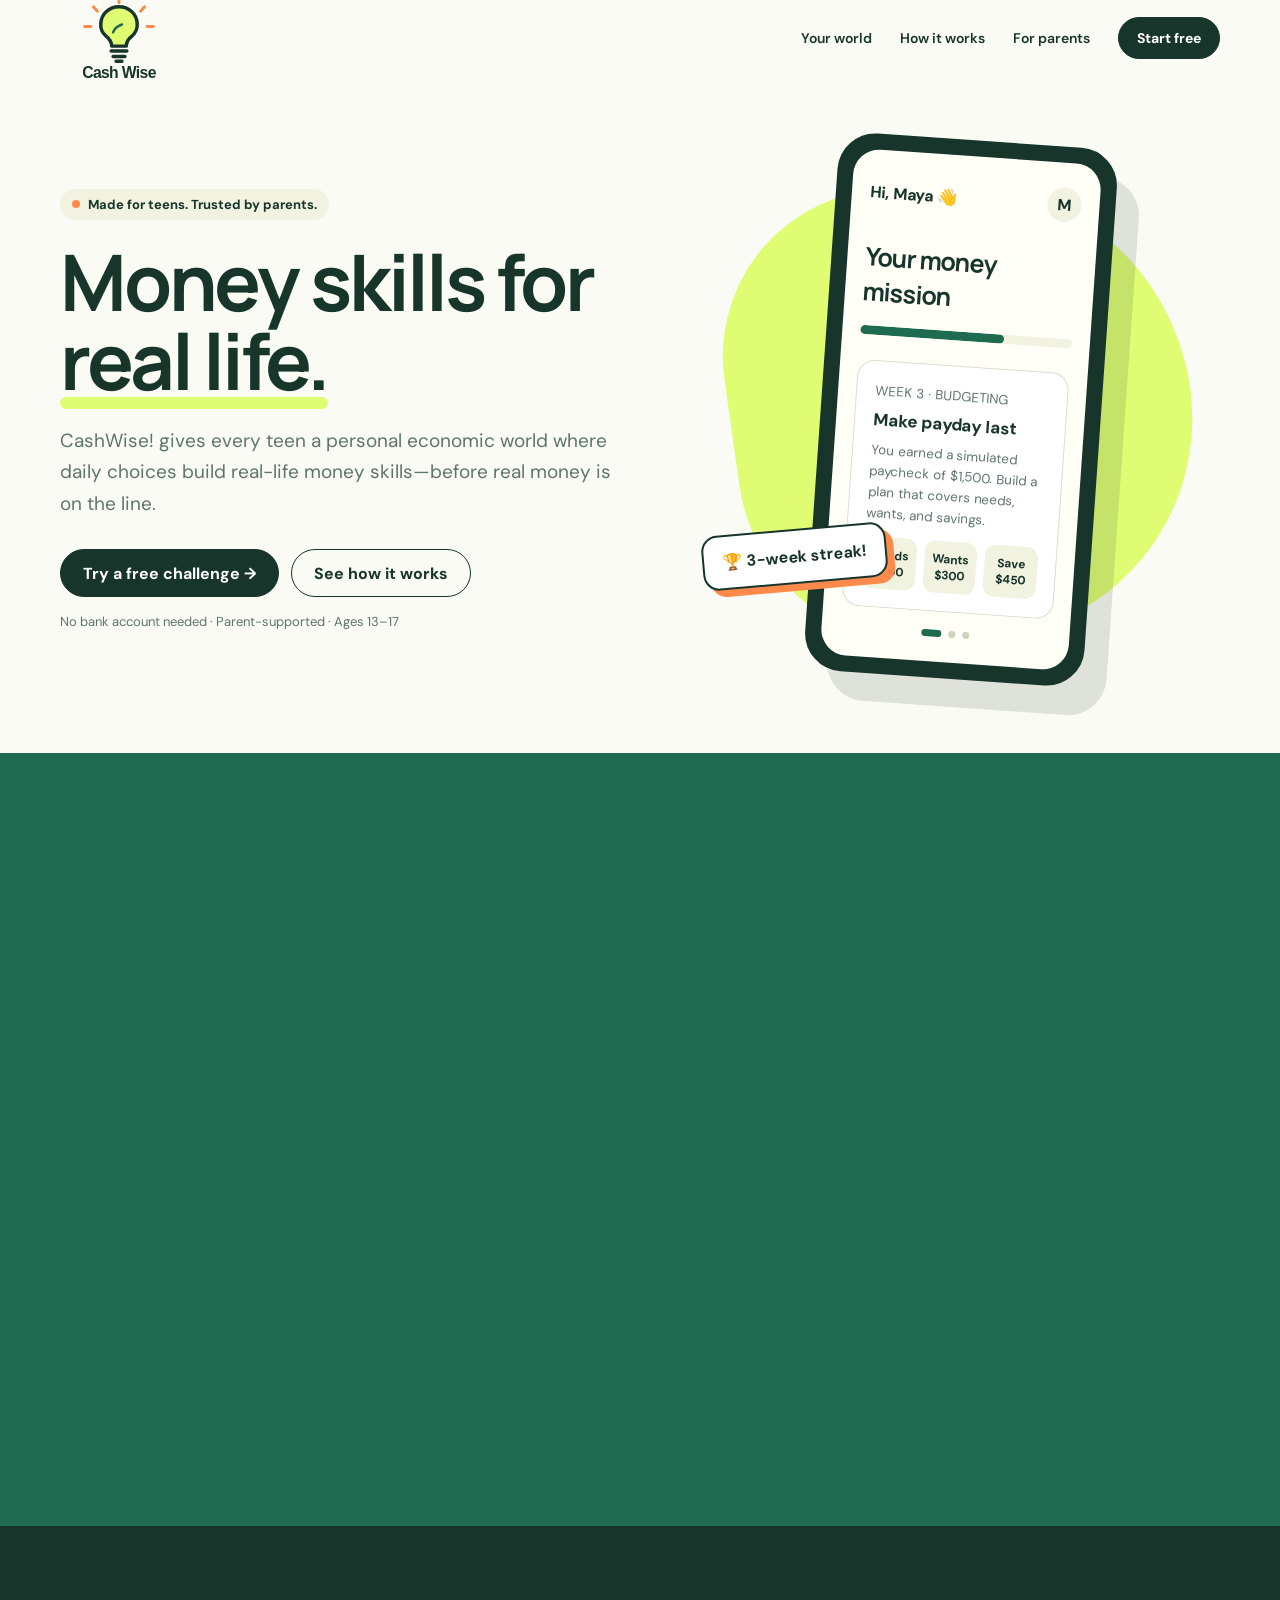
<file: cashwise.html>
<!doctype html>
<html lang="en">
<head>
  <meta charset="utf-8">
  <meta name="viewport" content="width=device-width, initial-scale=1">
  <meta name="description" content="CashWise! helps teens practice real-world money decisions through guided challenges, simulations, and safe workshops.">
  <title>CashWise! — Money skills for real life</title>
  <style>
    @import url('https://fonts.googleapis.com/css2?family=DM+Sans:wght@400;500;600;700&family=Manrope:wght@600;700;800&display=swap');
    :root { --ink:#17352b; --muted:#5f746c; --paper:#fbfbf5; --cream:#f1f2df; --lime:#dffc73; --green:#1f6b52; --orange:#ff8a4c; --line:#d9dfd1; --white:#fff; }
    * { box-sizing:border-box; }
    html { scroll-behavior:smooth; }
    body { margin:0; color:var(--ink); background:var(--paper); font-family:"DM Sans",sans-serif; }
    a { color:inherit; }
    .wrap { width:min(1160px,calc(100% - 40px)); margin:auto; }
    nav { height:76px; display:flex; align-items:center; justify-content:space-between; }
    .brand { position:relative; display:flex; align-items:center; text-decoration:none; isolation:isolate; }
    .brand-logo { width:118px; height:auto; display:block; }
    .brand::before { content:""; position:absolute; z-index:-1; width:47px; height:47px; left:35px; top:2px; border:4px solid #ffd84d; border-radius:50%; opacity:0; pointer-events:none; }
    .links { display:flex; align-items:center; gap:28px; font-size:14px; font-weight:600; }
    .links a { text-decoration:none; }
    .button { display:inline-flex; align-items:center; justify-content:center; gap:8px; min-height:48px; padding:0 22px; border:1px solid var(--ink); border-radius:999px; background:var(--ink); color:var(--white); font-weight:700; text-decoration:none; cursor:pointer; transition:.2s transform,.2s box-shadow,.2s filter; }
    .button:hover { transform:translateY(-2px); box-shadow:0 7px 0 rgba(23,53,43,.13); }
    .button.secondary { background:transparent; color:var(--ink); }
    .button.small { min-height:42px; padding:0 18px; }
    .hero { min-height:650px; padding:64px 0 74px; overflow:hidden; }
    .hero-grid { display:grid; grid-template-columns:1.05fr .95fr; align-items:center; gap:70px; }
    .eyebrow { display:inline-flex; gap:8px; align-items:center; padding:7px 12px; border-radius:99px; background:var(--cream); font-size:13px; font-weight:700; }
    .eyebrow::before { content:""; width:8px; height:8px; border-radius:50%; background:var(--orange); }
    h1,h2,h3 { font-family:Manrope,sans-serif; margin:0; letter-spacing:-.04em; }
    h1 { max-width:700px; margin-top:22px; font-size:clamp(48px,6.2vw,78px); line-height:1.02; }
    h1 span { position:relative; white-space:nowrap; }
    h1 span::after { content:""; position:absolute; height:12px; left:0; right:0; bottom:4px; z-index:-1; border-radius:10px; background:var(--lime); }
    .hero-copy p { max-width:590px; margin:24px 0 30px; font-size:19px; line-height:1.65; color:var(--muted); }
    .actions { display:flex; flex-wrap:wrap; gap:12px; }
    .micro { margin-top:16px; font-size:13px; color:var(--muted); }
    .phone-stage { position:relative; min-height:520px; display:grid; place-items:center; }
    .blob { position:absolute; width:460px; height:460px; border-radius:41% 59% 54% 46%; background:var(--lime); transform:rotate(-8deg); }
    .phone { position:relative; z-index:2; width:280px; padding:13px; border:3px solid var(--ink); border-radius:38px; background:var(--ink); box-shadow:24px 28px 0 rgba(23,53,43,.13); transform:rotate(4deg); }
    .screen { min-height:480px; padding:25px 18px; border-radius:26px; background:#fffef7; overflow:hidden; }
    .app-top { display:flex; justify-content:space-between; align-items:center; font-weight:700; }
    .avatar { width:34px; height:34px; display:grid; place-items:center; border-radius:50%; background:var(--cream); }
    .screen h3 { margin-top:30px; font-size:25px; }
    .progress { height:9px; margin:17px 0 25px; border-radius:9px; background:var(--cream); overflow:hidden; }
    .progress i { display:block; width:68%; height:100%; background:var(--green); border-radius:inherit; }
    .challenge { padding:18px; border:1px solid var(--line); border-radius:18px; background:var(--white); }
    .challenge b { display:block; margin:8px 0; font-size:17px; }
    .challenge small { color:var(--muted); }
    .money-row { display:flex; justify-content:space-between; gap:8px; margin-top:14px; }
    .money-row span { flex:1; padding:10px 4px; border-radius:11px; text-align:center; background:var(--cream); font-size:12px; font-weight:700; }
    .lesson-window { margin:0 -18px; overflow:hidden; }
    .lesson-track { display:flex; transition:transform .7s cubic-bezier(.22,.75,.25,1); }
    .lesson-slide { flex:0 0 100%; padding:0 18px; }
    .lesson-slide .progress i { width:var(--lesson-progress); }
    .lesson-dots { display:flex; justify-content:center; gap:7px; margin-top:18px; }
    .lesson-dot { width:7px; height:7px; border:0; padding:0; border-radius:50%; background:#ccd3bd; transition:width .25s,background .25s; }
    .lesson-dot.active { width:20px; border-radius:8px; background:var(--green); }
    .sticker { position:absolute; z-index:3; padding:15px 18px; border:2px solid var(--ink); border-radius:16px; background:var(--white); box-shadow:7px 7px 0 var(--orange); font-weight:700; transform:rotate(-5deg); left:0; bottom:95px; }
    .problem { padding:105px 0; color:var(--white); background:var(--ink); }
    .section-head { max-width:730px; }
    .section-head .kicker { margin-bottom:15px; color:var(--lime); font-weight:700; text-transform:uppercase; letter-spacing:.12em; font-size:12px; }
    h2 { font-size:clamp(35px,5vw,54px); line-height:1.1; }
    .section-head p { margin:22px 0 0; color:#bdd0c8; font-size:18px; line-height:1.65; }
    .problem-grid { display:grid; grid-template-columns:repeat(3,1fr); gap:20px; margin-top:56px; }
    .problem-card { padding:26px; border:1px solid #3b5b50; border-radius:22px; }
    .num { color:var(--lime); font:700 13px Manrope; }
    .problem-card h3 { margin:22px 0 10px; font-size:21px; }
    .problem-card p { margin:0; color:#bdd0c8; line-height:1.6; }
    .how { padding:110px 0; }
    .how-top { display:flex; justify-content:space-between; align-items:end; gap:30px; }
    .how-top p { max-width:410px; margin:0; color:var(--muted); line-height:1.6; }
    .steps { display:grid; grid-template-columns:repeat(3,1fr); gap:24px; margin-top:55px; }
    .step { position:relative; padding:30px; border:1px solid var(--line); border-radius:25px; background:var(--white); }
    .icon { width:48px; height:48px; display:grid; place-items:center; border-radius:15px; background:var(--lime); font-size:23px; }
    .step h3 { margin:25px 0 12px; font-size:22px; }
    .step p { margin:0; color:var(--muted); line-height:1.65; }
    .world { padding:105px 0; color:var(--white); background:var(--green); overflow:hidden; }
    .world-grid { display:grid; grid-template-columns:.9fr 1.1fr; gap:70px; align-items:center; }
    .world-copy p { max-width:540px; color:#d9ebe4; font-size:18px; line-height:1.65; }
    .world-points { display:grid; gap:14px; margin-top:30px; }
    .world-point { display:flex; align-items:flex-start; gap:12px; }
    .world-point i { flex:0 0 28px; height:28px; display:grid; place-items:center; border-radius:50%; background:var(--lime); color:var(--ink); font-style:normal; font-weight:700; }
    .world-map { position:relative; min-height:470px; padding:28px; border:2px solid var(--ink); border-radius:32px; background:#dff4e9; color:var(--ink); box-shadow:14px 14px 0 var(--lime); }
    .world-sky { display:flex; justify-content:space-between; font-weight:700; }
    .world-city { position:absolute; left:28px; right:28px; bottom:28px; height:230px; display:flex; align-items:end; justify-content:space-around; border-bottom:8px solid #8dc6a8; }
    .building { width:19%; border:3px solid var(--ink); border-bottom:0; border-radius:9px 9px 0 0; background:#fffef7; }
    .building:nth-child(1) { height:54%; }.building:nth-child(2) { height:82%; background:var(--cream); }.building:nth-child(3) { height:65%; background:var(--lime); }.building:nth-child(4) { height:93%; }
    .daily-pop { position:absolute; z-index:2; top:92px; left:50%; width:min(310px,82%); padding:20px; transform:translateX(-50%) rotate(-2deg); border:2px solid var(--ink); border-radius:18px; background:var(--white); box-shadow:8px 8px 0 var(--orange); }
    .try-label { display:inline-block; padding:5px 9px; border-radius:99px; background:var(--lime); color:var(--ink); font-size:11px; font-weight:800; letter-spacing:.12em; }
    .daily-pop small { color:var(--muted); font-weight:700; }.daily-pop b { display:block; margin:10px 0; font-size:18px; }.daily-pop strong { color:var(--green); }
    .challenge-choices { display:grid; gap:8px; margin-top:14px; }
    .choice { width:100%; padding:10px 12px; border:1px solid var(--ink); border-radius:11px; background:var(--paper); color:var(--ink); font:700 12px "DM Sans",sans-serif; text-align:left; cursor:pointer; transition:.18s transform,.18s background,.18s filter; }
    .choice:hover:not(:disabled) { transform:translateY(-1px); background:var(--cream); }
    .choice:disabled { cursor:default; opacity:.62; }
    .choice.correct { background:var(--lime); opacity:1; }
    .choice.wrong { background:#ffd7c2; opacity:1; }
    .choice-result { min-height:35px; margin:11px 0 0; font-size:12px; line-height:1.45; }
    .choice-result.good { color:var(--green); }.choice-result.bad { color:#a84420; }
    .try-again { display:none; padding:0; border:0; background:none; color:var(--green); font:700 12px "DM Sans",sans-serif; text-decoration:underline; cursor:pointer; }
    .try-again.show { display:inline; }
    .benefits { padding:100px 0; background:var(--cream); }
    .benefit-grid { display:grid; grid-template-columns:1fr 1fr; gap:70px; align-items:center; }
    .benefit-list { display:grid; gap:12px; margin-top:34px; }
    .benefit { display:flex; gap:15px; padding:15px 0; border-bottom:1px solid #ccd3bd; }
    .check { flex:0 0 27px; height:27px; display:grid; place-items:center; border-radius:50%; background:var(--green); color:white; font-size:14px; }
    .benefit b { display:block; margin-bottom:5px; }
    .benefit span { color:var(--muted); line-height:1.5; }
    .scenario { padding:30px; border:2px solid var(--ink); border-radius:28px; background:var(--paper); box-shadow:13px 13px 0 var(--orange); }
    .scenario-top { display:flex; justify-content:space-between; align-items:center; }
    .pill { padding:6px 10px; border-radius:99px; background:var(--lime); font-size:12px; font-weight:700; }
    .scenario h3 { margin:26px 0 8px; font-size:25px; }
    .scenario > p { color:var(--muted); line-height:1.55; }
    .budget { display:grid; gap:10px; margin-top:24px; }
    .budget-line { display:flex; justify-content:space-between; padding:13px 0; border-bottom:1px solid var(--line); }
    .budget-line.total { font-weight:700; border:0; }
    .trust { padding:110px 0; text-align:center; }
    .quote { max-width:820px; margin:36px auto 20px; font:700 clamp(27px,4vw,42px)/1.3 Manrope; letter-spacing:-.035em; }
    .quote-mark { color:var(--orange); font-size:65px; line-height:.5; }
    .person { color:var(--muted); }
    .trust-note { max-width:720px; margin:48px auto 0; padding-top:28px; border-top:1px solid var(--line); font-size:14px; color:var(--muted); }
    .cta { margin-bottom:80px; }
    .cta-box { display:flex; justify-content:space-between; align-items:center; gap:30px; padding:55px; border-radius:30px; background:var(--lime); }
    .cta h2 { max-width:650px; }
    footer { padding:25px 0 45px; border-top:1px solid var(--line); }
    .footer-row { display:flex; justify-content:space-between; align-items:center; gap:20px; color:var(--muted); font-size:13px; }
    .scroll-reveal { opacity:0; transform:translateY(28px); transition:opacity .7s ease,transform .7s cubic-bezier(.22,.75,.25,1); }
    .scroll-reveal.is-visible { opacity:1; transform:translateY(0); }
    .brand-logo,.phone,.problem-card,.step,.world-map,.daily-pop,.scenario,.benefit,.icon,.sticker { transition:transform .22s ease,filter .22s ease,box-shadow .22s ease; }
    @media (hover:hover) {
      .problem-card:hover,.step:hover,.world-map:hover,.scenario:hover,.benefit:hover,.icon:hover { transform:scale(1.025); filter:brightness(1.045); }
      .brand:hover::before { animation:bulb-ring .8s ease-out; }
      .brand:hover .brand-logo { animation:bulb-on .8s ease-out forwards; }
      body:has(.brand:hover) main { animation:screen-vibrate .38s ease-in-out; }
      .phone:hover { transform:rotate(4deg) scale(1.025); filter:brightness(1.04); }
      .daily-pop:hover { transform:translateX(-50%) rotate(-2deg) scale(1.025); filter:brightness(1.04); }
      .sticker:hover { transform:rotate(-5deg) scale(1.035); filter:brightness(1.05); }
      .button:hover { transform:translateY(-2px) scale(1.025); filter:brightness(1.08); }
      .choice:hover:not(:disabled) { transform:translateY(-1px) scale(1.015); filter:brightness(1.04); }
    }
    @keyframes bulb-ring {
      0% { opacity:0; transform:scale(.45); box-shadow:0 0 0 0 rgba(255,216,77,.85); }
      25% { opacity:1; }
      100% { opacity:0; transform:scale(2.1); box-shadow:0 0 28px 16px rgba(255,216,77,0); }
    }
    @keyframes bulb-on {
      0%,18% { transform:scale(1); filter:brightness(1); }
      35% { transform:scale(1.08) rotate(-2deg); filter:brightness(1.35) drop-shadow(0 0 5px #ffd84d); }
      55% { transform:scale(1.04) rotate(2deg); }
      100% { transform:scale(1.045); filter:brightness(1.18) drop-shadow(0 0 9px #ffd84d); }
    }
    @keyframes screen-vibrate {
      0%,100% { transform:translate(0); }
      15% { transform:translate(-3px,1px); }
      30% { transform:translate(3px,-1px); }
      45% { transform:translate(-2px,-1px); }
      60% { transform:translate(2px,1px); }
      75% { transform:translate(-1px,0); }
    }
    .modal { display:none; position:fixed; inset:0; z-index:10; place-items:center; padding:20px; background:rgba(23,53,43,.7); }
    .modal.open { display:grid; }
    .modal-card { width:min(480px,100%); padding:32px; border-radius:25px; background:var(--paper); box-shadow:0 30px 80px rgba(0,0,0,.25); }
    .modal-card h2 { font-size:34px; }
    .modal-card p { color:var(--muted); }
    .field { display:grid; gap:7px; margin:18px 0; font-weight:700; font-size:14px; }
    .field input { width:100%; padding:14px; border:1px solid var(--line); border-radius:12px; background:white; font:inherit; }
    .close { float:right; border:0; background:none; font-size:25px; cursor:pointer; }
    @media (max-width:850px) {
      .links a:not(.button) { display:none; }
      .hero-grid,.benefit-grid,.world-grid { grid-template-columns:1fr; }
      .hero-copy { text-align:center; }
      .hero-copy p { margin-left:auto; margin-right:auto; }
      .actions { justify-content:center; }
      .phone-stage { min-height:500px; }
      .problem-grid,.steps { grid-template-columns:1fr; }
      .how-top { display:block; }
      .how-top p { margin-top:20px; }
      .cta-box { display:block; text-align:center; padding:40px 25px; }
      .cta-box .button { margin-top:25px; }
    }
    @media (max-width:520px) {
      .wrap { width:min(100% - 26px,1160px); }
      .links .button { display:none; }
      .hero { padding-top:38px; }
      .phone-stage { transform:scale(.86); margin:-30px 0; }
      .sticker { left:-20px; }
      .problem,.how,.benefits,.trust { padding:78px 0; }
      .footer-row { display:block; text-align:center; }
    }
    @media (prefers-reduced-motion:reduce) {
      html { scroll-behavior:auto; }
      .scroll-reveal,.scroll-reveal.is-visible { opacity:1; transform:none; transition:none; }
      .lesson-track { transition:none; }
      .brand:hover::before { animation:none; opacity:.7; transform:scale(1.3); }
      .brand:hover .brand-logo { animation:none; filter:brightness(1.15) drop-shadow(0 0 8px #ffd84d); }
      body:has(.brand:hover) main { animation:none; }
    }
  </style>
</head>
<body>
  <header class="wrap">
    <nav aria-label="Main navigation">
      <a class="brand" href="#" aria-label="CashWise! home"><img class="brand-logo" src="cashwise-logo.svg" alt="Cash Wise — smart money skills"></a>
      <div class="links"><a href="#world">Your world</a><a href="#how">How it works</a><a href="#trust">For parents</a><a class="button small open-modal" href="#signup">Start free</a></div>
    </nav>
  </header>

  <main>
    <section class="hero">
      <div class="wrap hero-grid">
        <div class="hero-copy">
          <span class="eyebrow">Made for teens. Trusted by parents.</span>
          <h1>Money skills for <span>real life.</span></h1>
          <p>CashWise! gives every teen a personal economic world where daily choices build real-life money skills—before real money is on the line.</p>
          <div class="actions"><a class="button" href="#daily-demo">Try a free challenge →</a><a class="button secondary" href="#how">See how it works</a></div>
          <div class="micro">No bank account needed · Parent-supported · Ages 13–17</div>
        </div>
        <div class="phone-stage" aria-label="CashWise! app preview">
          <div class="blob"></div>
          <div class="phone" id="lesson-phone"><div class="screen">
            <div class="app-top"><span>Hi, Maya 👋</span><span class="avatar">M</span></div>
            <div class="lesson-window" aria-label="Featured CashWise lessons">
              <div class="lesson-track">
                <section class="lesson-slide" style="--lesson-progress:68%" aria-label="Budgeting lesson">
                  <h3>Your money mission</h3><div class="progress"><i></i></div>
                  <div class="challenge"><small>WEEK 3 · BUDGETING</small><b>Make payday last</b><small>You earned a simulated paycheck of $1,500. Build a plan that covers needs, wants, and savings.</small><div class="money-row"><span>Needs<br>$750</span><span>Wants<br>$300</span><span>Save<br>$450</span></div></div>
                </section>
                <section class="lesson-slide" style="--lesson-progress:42%" aria-label="Credit lesson">
                  <h3>Credit confidence</h3><div class="progress"><i></i></div>
                  <div class="challenge"><small>WEEK 4 · CREDIT</small><b>Choose the smarter card</b><small>Compare interest rates, fees, and rewards before deciding which offer costs less.</small><div class="money-row"><span>APR<br>18%</span><span>Fee<br>$0</span><span>Limit<br>$500</span></div></div>
                </section>
                <section class="lesson-slide" style="--lesson-progress:84%" aria-label="Saving lesson">
                  <h3>Grow your savings</h3><div class="progress"><i></i></div>
                  <div class="challenge"><small>WEEK 5 · SAVING</small><b>Reach your first goal</b><small>Plan how much to save each week to build a $600 emergency fund in six months.</small><div class="money-row"><span>Goal<br>$600</span><span>Weekly<br>$25</span><span>Saved<br>$350</span></div></div>
                </section>
              </div>
            </div>
            <div class="lesson-dots" aria-hidden="true"><span class="lesson-dot active"></span><span class="lesson-dot"></span><span class="lesson-dot"></span></div>
          </div></div>
          <div class="sticker">🏆 3-week streak!</div>
        </div>
      </div>
    </section>

    <section class="world" id="world">
      <div class="wrap world-grid">
        <div class="world-copy">
          <div class="section-head"><div class="kicker">Your world. Your economy.</div><h2>Build a life one smart choice at a time.</h2></div>
          <p>Every teen enters a personalized life simulation with income, expenses, goals, and unexpected events. Each day brings a new decision with realistic consequences.</p>
          <div class="world-points">
            <div class="world-point"><i>1</i><span><b>A new challenge appears daily</b><br>Choose how to handle work, spending, saving, credit, and surprises.</span></div>
            <div class="world-point"><i>2</i><span><b>Work, earn, and learn</b><br>Take on jobs, earn simulated income, and build a practical understanding of how an economy works.</span></div>
            <div class="world-point"><i>3</i><span><b>Earn realistic local currency</b><br>Rewards use simulated dollars, pounds, euros, or the teen’s selected currency—not real cash.</span></div>
          </div>
        </div>
        <div class="world-map" aria-label="Example CashWise economic world">
          <div class="world-sky"><span>🌤️ Cashville</span><span>Balance: <strong id="world-balance">$1,275</strong></span></div>
          <div class="daily-pop" id="daily-demo">
            <span class="try-label">TRY ME</span>
            <b>Your phone still works, but a new model is on sale. What do you do?</b>
            <div class="challenge-choices">
              <button class="choice" type="button" data-result="correct" data-change="80">Keep my phone and save the money</button>
              <button class="choice" type="button" data-result="wrong" data-change="-650">Buy the new phone for $650</button>
            </div>
            <p class="choice-result" aria-live="polite">Choose an answer to see what happens.</p>
            <button class="try-again" type="button">Try again</button>
          </div>
          <div class="world-city" aria-hidden="true"><span class="building"></span><span class="building"></span><span class="building"></span><span class="building"></span></div>
        </div>
      </div>
    </section>

    <section class="problem">
      <div class="wrap">
        <div class="section-head"><div class="kicker">The problem</div><h2>Adult money decisions arrive before most teens feel ready.</h2><p>Watching another video isn't enough. Teens need a safe place to make choices, see consequences, and build confidence through practice.</p></div>
        <div class="problem-grid">
          <article class="problem-card"><span class="num">01</span><h3>Lessons feel theoretical</h3><p>Budgeting and credit are hard to understand without decisions that feel relevant to everyday life.</p></article>
          <article class="problem-card"><span class="num">02</span><h3>Free content lacks feedback</h3><p>Videos explain concepts, but rarely show teens whether they can apply them independently.</p></article>
          <article class="problem-card"><span class="num">03</span><h3>Parents lack a roadmap</h3><p>Families want to talk about money, but often don't know where—or when—to begin.</p></article>
        </div>
      </div>
    </section>

    <section class="how" id="how">
      <div class="wrap">
        <div class="how-top"><h2>Learn it. Practice it.<br>Own it.</h2><p>A guided path turns intimidating financial topics into small, achievable weekly wins.</p></div>
        <div class="steps">
          <article class="step"><div class="icon">🎯</div><h3>Choose a goal</h3><p>Teens start with what matters to them—from saving for a first car to understanding a paycheck.</p></article>
          <article class="step"><div class="icon">🕹️</div><h3>Make real choices</h3><p>Interactive simulations introduce income, bills, surprise expenses, credit, and tradeoffs.</p></article>
          <article class="step"><div class="icon">🌱</div><h3>Build confidence</h3><p>Personal feedback, weekly challenges, and parent conversation prompts reinforce progress.</p></article>
        </div>
      </div>
    </section>

    <section class="benefits" id="benefits">
      <div class="wrap benefit-grid">
        <div><div class="section-head"><div class="kicker" style="color:var(--green)">Built for better habits</div><h2>Practice without the expensive mistakes.</h2></div>
          <div class="benefit-list">
            <div class="benefit"><span class="check">✓</span><div><b>Realistic simulations</b><span>Practice paychecks, bills, savings goals, loans, and unexpected costs.</span></div></div>
            <div class="benefit"><span class="check">✓</span><div><b>Personalized learning</b><span>Activities adapt to each teen's knowledge, pace, and goals.</span></div></div>
            <div class="benefit"><span class="check">✓</span><div><b>Parent-visible progress</b><span>Simple updates and prompts make family money conversations easier.</span></div></div>
            <div class="benefit"><span class="check">✓</span><div><b>Safe, guided support</b><span>Moderated workshops and simulated money keep learning protected.</span></div></div>
          </div>
        </div>
        <aside class="scenario"><div class="scenario-top"><b>Surprise expense</b><span class="pill">SIMULATION</span></div><h3>Your car needs a $300 repair.</h3><p>You have $410 saved. What changes in this month's plan?</p><div class="budget"><div class="budget-line"><span>Current savings</span><b>$410</b></div><div class="budget-line"><span>Car repair</span><b>− $300</b></div><div class="budget-line total"><span>Remaining cushion</span><b>$110</b></div></div></aside>
      </div>
    </section>

    <section class="trust" id="trust">
      <div class="wrap"><div class="quote-mark">“</div><p class="quote">The first time my daughter explained her own budget, I knew this was different from another online course.</p><p class="person"><b>Sample parent experience</b> · Based on the CashWise! learning model</p><p class="trust-note">CashWise! is an early-stage concept. This example illustrates the intended customer outcome and is not presented as a verified customer testimonial.</p></div>
    </section>

    <section class="cta"><div class="wrap"><div class="cta-box"><h2>Give your teen a head start money can't buy later.</h2><button class="button" type="button" aria-label="Start today — coming soon">Start today →</button></div></div></section>
  </main>

  <footer><div class="wrap footer-row"><a class="brand" href="#" aria-label="CashWise! home"><img class="brand-logo" src="cashwise-logo.svg" alt="Cash Wise — smart money skills"></a><span>Financial practice for the next generation.</span><span>© 2026 CashWise!</span></div></footer>

  <div class="modal" id="signup" role="dialog" aria-modal="true" aria-labelledby="modal-title">
    <div class="modal-card"><button class="close" aria-label="Close">×</button><h2 id="modal-title">Grow money confidence.</h2><p>Join the early-access list and receive a free teen budgeting challenge.</p><form id="waitlist"><label class="field">Parent or guardian email<input type="email" required placeholder="you@example.com"></label><button class="button" type="submit">Get the free challenge</button></form><p id="success" hidden><b>You're on the list!</b> Your first challenge is on its way.</p></div>
  </div>

  <script>
    const modal=document.getElementById('signup');
    document.querySelectorAll('.open-modal').forEach(a=>a.addEventListener('click',e=>{e.preventDefault();modal.classList.add('open');modal.querySelector('input').focus();}));
    modal.querySelector('.close').addEventListener('click',()=>modal.classList.remove('open'));
    modal.addEventListener('click',e=>{if(e.target===modal)modal.classList.remove('open')});
    document.addEventListener('keydown',e=>{if(e.key==='Escape')modal.classList.remove('open')});
    document.getElementById('waitlist').addEventListener('submit',e=>{e.preventDefault();e.target.hidden=true;document.getElementById('success').hidden=false;});
    const lessonPhone=document.getElementById('lesson-phone');
    const lessonTrack=lessonPhone.querySelector('.lesson-track');
    const lessonDots=[...lessonPhone.querySelectorAll('.lesson-dot')];
    let lessonIndex=0,lessonDirection=1,lessonTimer;
    function showLesson(index){
      lessonIndex=index;
      lessonTrack.style.transform=`translateX(-${lessonIndex*100}%)`;
      lessonDots.forEach((dot,i)=>dot.classList.toggle('active',i===lessonIndex));
    }
    function advanceLesson(){
      if(lessonIndex===lessonDots.length-1)lessonDirection=-1;
      if(lessonIndex===0)lessonDirection=1;
      showLesson(lessonIndex+lessonDirection);
    }
    function startLessons(){clearInterval(lessonTimer);if(!window.matchMedia('(prefers-reduced-motion: reduce)').matches)lessonTimer=setInterval(advanceLesson,3200);}
    function stopLessons(){clearInterval(lessonTimer);}
    lessonPhone.addEventListener('mouseenter',stopLessons);
    lessonPhone.addEventListener('mouseleave',startLessons);
    lessonPhone.addEventListener('focusin',stopLessons);
    lessonPhone.addEventListener('focusout',startLessons);
    startLessons();
    const dailyDemo=document.getElementById('daily-demo');
    const worldBalance=document.getElementById('world-balance');
    const demoChoices=[...dailyDemo.querySelectorAll('.choice')];
    const choiceResult=dailyDemo.querySelector('.choice-result');
    const tryAgain=dailyDemo.querySelector('.try-again');
    const startingBalance=1275;
    function formatBalance(amount){return amount.toLocaleString('en-US',{style:'currency',currency:'USD',maximumFractionDigits:0});}
    demoChoices.forEach(choice=>choice.addEventListener('click',()=>{
      const isCorrect=choice.dataset.result==='correct';
      const change=Number(choice.dataset.change);
      demoChoices.forEach(button=>button.disabled=true);
      choice.classList.add(isCorrect?'correct':'wrong');
      worldBalance.textContent=formatBalance(startingBalance+change);
      choiceResult.className=`choice-result ${isCorrect?'good':'bad'}`;
      choiceResult.innerHTML=isCorrect
        ? '<strong>Smart choice! +$80</strong><br>You kept a working phone and moved closer to your savings goal.'
        : '<strong>That choice costs $650.</strong><br>Your balance dropped, leaving less for emergencies and goals.';
      tryAgain.classList.add('show');
    }));
    tryAgain.addEventListener('click',()=>{
      demoChoices.forEach(button=>{button.disabled=false;button.classList.remove('correct','wrong');});
      worldBalance.textContent=formatBalance(startingBalance);
      choiceResult.className='choice-result';
      choiceResult.textContent='Choose an answer to see what happens.';
      tryAgain.classList.remove('show');
    });
    const revealTargets=document.querySelectorAll('main section .wrap > *, footer .wrap');
    if(window.matchMedia('(prefers-reduced-motion: reduce)').matches){
      revealTargets.forEach(element=>element.classList.add('is-visible'));
    }else{
      revealTargets.forEach(element=>element.classList.add('scroll-reveal'));
      const revealObserver=new IntersectionObserver(entries=>{
        entries.forEach(entry=>entry.target.classList.toggle('is-visible',entry.isIntersecting));
      },{threshold:.12,rootMargin:'0px 0px -7% 0px'});
      revealTargets.forEach(element=>revealObserver.observe(element));
    }
  </script>
</body>
</html>
</file>
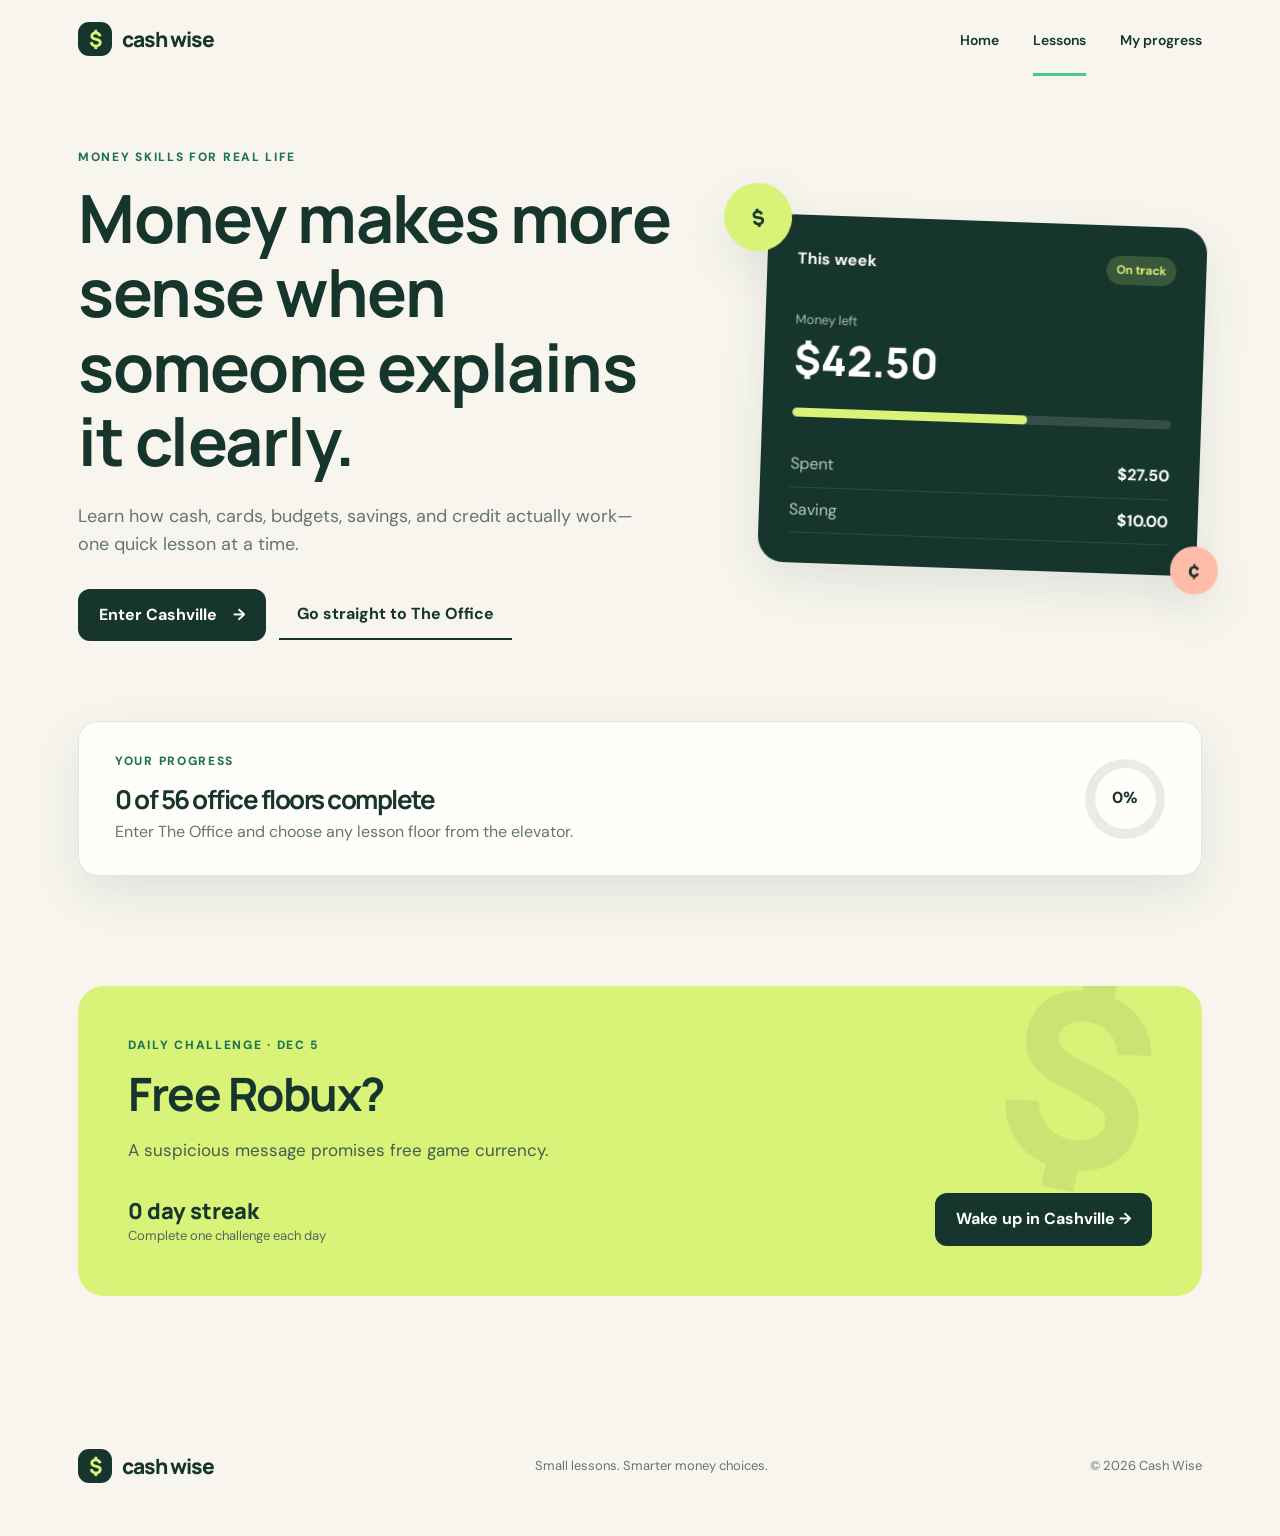
<file: lessons.html>
<!doctype html>
<html lang="en">
  <head>
    <meta charset="UTF-8" />
    <meta name="viewport" content="width=device-width, initial-scale=1.0" />
    <meta
      name="description"
      content="Cash Wise lessons help teens learn cash, cards, budgeting, saving, and credit through quick, practical activities."
    />
    <title>Lessons | Cash Wise</title>
    <link rel="preconnect" href="https://fonts.googleapis.com" />
    <link rel="preconnect" href="https://fonts.gstatic.com" crossorigin />
    <link
      href="https://fonts.googleapis.com/css2?family=DM+Sans:wght@400;500;600;700&family=Manrope:wght@600;700;800&display=swap"
      rel="stylesheet"
    />
    <link rel="stylesheet" href="lessons.css" />
    <script src="lessons.js" defer></script>
  </head>
  <body>
    <header class="site-header">
      <a class="brand" href="index.html" aria-label="Cash Wise home">
        <span class="brand-mark" aria-hidden="true">$</span>
        <span>cash wise</span>
      </a>
      <nav aria-label="Main navigation">
        <a href="index.html">Home</a>
        <a class="active" href="lessons.html" aria-current="page">Lessons</a>
        <a href="#progress">My progress</a>
      </nav>
      <button class="menu-button" type="button" aria-label="Open menu" aria-expanded="false">☰</button>
    </header>

    <main>
      <section class="hero">
        <div class="hero-copy">
          <p class="eyebrow">MONEY SKILLS FOR REAL LIFE</p>
          <h1>Money makes more sense when someone explains it clearly.</h1>
          <p class="hero-text">
            Learn how cash, cards, budgets, savings, and credit actually work—one quick lesson at a time.
          </p>
          <div class="hero-actions">
            <button class="primary-button cashville-play" type="button">Enter Cashville <span aria-hidden="true">→</span></button>
            <button class="secondary-button office-play" type="button">Go straight to The Office</button>
          </div>
        </div>

        <div class="money-card" aria-label="Example spending breakdown">
          <div class="money-card-top">
            <span>This week</span>
            <span class="pill">On track</span>
          </div>
          <p class="balance-label">Money left</p>
          <p class="balance">$42.50</p>
          <div class="bar" aria-hidden="true"><span></span></div>
          <div class="spending-row"><span>Spent</span><strong>$27.50</strong></div>
          <div class="spending-row"><span>Saving</span><strong>$10.00</strong></div>
          <div class="coin coin-one">$</div>
          <div class="coin coin-two">¢</div>
        </div>
      </section>

      <section class="progress-card" id="progress" aria-labelledby="progress-title">
        <div>
          <p class="eyebrow">YOUR PROGRESS</p>
          <h2 id="progress-title"><span id="completed-count">0</span> of <span id="lesson-total">56</span> office floors complete</h2>
          <p id="progress-message">Start with the basics. Your progress is saved on this device.</p>
        </div>
        <div class="progress-ring" role="img" aria-label="0 percent complete">
          <span id="progress-percent">0%</span>
        </div>
      </section>

      <section class="lesson-library" aria-labelledby="library-title" hidden>
        <div class="section-heading">
          <div>
            <p class="eyebrow">LESSON LIBRARY</p>
            <h2 id="library-title">Build your money confidence</h2>
          </div>
          <div class="filters" aria-label="Filter lessons">
            <button class="filter active" data-filter="all" type="button">All</button>
            <button class="filter" data-filter="basics" type="button">Basics</button>
            <button class="filter" data-filter="spending" type="button">Spending</button>
            <button class="filter" data-filter="future" type="button">Future you</button>
          </div>
        </div>

        <div class="lesson-grid" id="lesson-grid">
          <article class="lesson-card featured" data-category="basics" data-lesson="cash">
            <div class="lesson-icon green" aria-hidden="true">$</div>
            <span class="lesson-number">01</span>
            <p class="tag">THE BASICS</p>
            <h3>Cash without the confusion</h3>
            <p>Count change, read a receipt, spot mistakes, and feel confident paying with bills and coins.</p>
            <div class="lesson-meta"><span>◷ 6 min</span><span>Beginner</span></div>
            <button class="lesson-button" type="button">Start lesson <span>→</span></button>
          </article>

          <article class="lesson-card" data-category="spending" data-lesson="cards">
            <div class="lesson-icon coral" aria-hidden="true">▰</div>
            <span class="lesson-number">02</span>
            <p class="tag">CARDS</p>
            <h3>Debit or credit?</h3>
            <p>Know where the money comes from, what interest means, and which card makes sense.</p>
            <div class="lesson-meta"><span>◷ 8 min</span><span>Beginner</span></div>
            <button class="lesson-button" type="button">Start lesson <span>→</span></button>
          </article>

          <article class="lesson-card" data-category="spending" data-lesson="budget">
            <div class="lesson-icon yellow" aria-hidden="true">◎</div>
            <span class="lesson-number">03</span>
            <p class="tag">BUDGETING</p>
            <h3>Give every dollar a job</h3>
            <p>Make a simple plan for spending, saving, and having fun without running out early.</p>
            <div class="lesson-meta"><span>◷ 7 min</span><span>Beginner</span></div>
            <button class="lesson-button" type="button">Start lesson <span>→</span></button>
          </article>

          <article class="lesson-card" data-category="future" data-lesson="saving">
            <div class="lesson-icon blue" aria-hidden="true">↗</div>
            <span class="lesson-number">04</span>
            <p class="tag">SAVING</p>
            <h3>Save for something real</h3>
            <p>Turn a goal into a weekly amount and learn why starting small still makes a difference.</p>
            <div class="lesson-meta"><span>◷ 6 min</span><span>Beginner</span></div>
            <button class="lesson-button" type="button">Start lesson <span>→</span></button>
          </article>

          <article class="lesson-card" data-category="future" data-lesson="credit">
            <div class="lesson-icon purple" aria-hidden="true">★</div>
            <span class="lesson-number">05</span>
            <p class="tag">CREDIT</p>
            <h3>Your future money reputation</h3>
            <p>Discover credit scores, borrowing, minimum payments, and why paying on time matters.</p>
            <div class="lesson-meta"><span>◷ 9 min</span><span>Intermediate</span></div>
            <button class="lesson-button" type="button">Start lesson <span>→</span></button>
          </article>

          <article class="lesson-card" data-category="basics" data-lesson="scams">
            <div class="lesson-icon red" aria-hidden="true">!</div>
            <span class="lesson-number">06</span>
            <p class="tag">STAY SAFE</p>
            <h3>Spot scams before they get you</h3>
            <p>Recognize suspicious messages, protect your PIN, and know what to do if money goes missing.</p>
            <div class="lesson-meta"><span>◷ 7 min</span><span>Beginner</span></div>
            <button class="lesson-button" type="button">Start lesson <span>→</span></button>
          </article>

          <article class="lesson-card" data-category="basics" data-lesson="banking">
            <div class="lesson-icon blue" aria-hidden="true">B</div>
            <span class="lesson-number">07</span>
            <p class="tag">BANKING</p>
            <h3>What banks actually do</h3>
            <p>Understand checking, savings, deposits, withdrawals, and how to choose an account.</p>
            <div class="lesson-meta"><span>◷ 8 min</span><span>Beginner</span></div>
            <button class="lesson-button" type="button">Start lesson <span>→</span></button>
          </article>

          <article class="lesson-card" data-category="future" data-lesson="interest">
            <div class="lesson-icon green" aria-hidden="true">%</div>
            <span class="lesson-number">08</span>
            <p class="tag">INTEREST</p>
            <h3>Make time work for you</h3>
            <p>See how interest can grow savings—or make borrowed money more expensive.</p>
            <div class="lesson-meta"><span>◷ 9 min</span><span>Intermediate</span></div>
            <button class="lesson-button" type="button">Start lesson <span>→</span></button>
          </article>

          <article class="lesson-card" data-category="spending" data-lesson="earning">
            <div class="lesson-icon yellow" aria-hidden="true">+</div>
            <span class="lesson-number">09</span>
            <p class="tag">EARNING</p>
            <h3>Your first paycheck</h3>
            <p>Read a pay stub, understand deductions, and know the difference between gross and net pay.</p>
            <div class="lesson-meta"><span>◷ 8 min</span><span>Beginner</span></div>
            <button class="lesson-button" type="button">Start lesson <span>→</span></button>
          </article>

          <article class="lesson-card" data-category="future" data-lesson="investing">
            <div class="lesson-icon purple" aria-hidden="true">↗</div>
            <span class="lesson-number">10</span>
            <p class="tag">INVESTING</p>
            <h3>Grow money slowly</h3>
            <p>Learn risk, diversification, and why investing is usually a long-term game.</p>
            <div class="lesson-meta"><span>◷ 10 min</span><span>Intermediate</span></div>
            <button class="lesson-button" type="button">Start lesson <span>→</span></button>
          </article>
        </div>
      </section>

      <section class="challenge" aria-labelledby="challenge-title" id="daily-challenge">
        <div class="challenge-copy">
          <p class="eyebrow">DAILY CHALLENGE · <span id="daily-date"></span></p>
          <h2 id="challenge-title">The Corner Store Dash</h2>
          <p id="daily-description">Race through a surprise money mission. Come back tomorrow for a new one.</p>
        </div>
        <div class="daily-actions">
          <div><strong id="daily-streak">0 day streak</strong><span>Complete one challenge each day</span></div>
          <button class="primary-button daily-play" type="button">Wake up in Cashville →</button>
        </div>
      </section>
    </main>

    <footer>
      <a class="brand footer-brand" href="index.html"><span class="brand-mark">$</span><span>cash wise</span></a>
      <p>Small lessons. Smarter money choices.</p>
      <p>© 2026 Cash Wise</p>
    </footer>

    <dialog class="lesson-modal" aria-labelledby="game-title">
      <div class="game-topbar">
        <div>
          <p class="game-world" id="game-world">MONEY WORLD</p>
          <h2 id="game-title">Lesson title</h2>
        </div>
        <div class="game-mission"><span id="mission-count">Mission 1/3</span><strong id="mission-label">Find the glowing marker</strong></div>
        <button class="modal-close" type="button" aria-label="Leave game">×</button>
      </div>
      <div class="game-shell">
        <canvas id="game-canvas" width="960" height="540" aria-label="Cash Wise game world. Use W A S D to move your character."></canvas>
        <div class="game-hud">
          <div class="wasd-hint" aria-hidden="true"><kbd>W</kbd><div><kbd>A</kbd><kbd>S</kbd><kbd>D</kbd></div><span>Move</span></div>
          <div class="game-wallet"><span>WALLET</span><strong>💵 $<span id="game-money">0</span></strong><small>● <span id="coin-count">0</span> lesson coins</small></div>
        </div>
        <div class="game-dialogue" hidden>
          <div class="npc-avatar" aria-hidden="true">🙂</div>
          <div class="dialogue-copy"><strong id="speaker-name">Coach Cash</strong><p id="game-question"></p><div class="game-answers"></div></div>
        </div>
        <div class="wake-screen" hidden>
          <div class="pixel-sun" aria-hidden="true"></div>
          <p class="eyebrow">A NEW DAY IN CASHVILLE</p>
          <h3>Good morning!</h3>
          <p>Get out of bed, explore town, talk to your neighbors, and make today’s money choice.</p>
          <button class="primary-button start-day-button" type="button">Wake up &amp; start the day</button>
        </div>
        <div class="game-finish" hidden>
          <span class="finish-stars">★ ★ ★</span>
          <h3>Mission complete!</h3>
          <p id="finish-message">You earned 3 Cash Coins.</p>
          <button class="primary-button finish-button" type="button">Back to lessons</button>
        </div>
      </div>
      <div class="mobile-pad" aria-label="Movement controls">
        <button data-key="w" type="button" aria-label="Move up">▲</button>
        <div><button data-key="a" type="button" aria-label="Move left">◀</button><button data-key="s" type="button" aria-label="Move down">▼</button><button data-key="d" type="button" aria-label="Move right">▶</button></div>
      </div>
    </dialog>
  </body>
</html>
</file>
<file: lessons.css>
:root {
  --ink: #16352d;
  --muted: #65766f;
  --cream: #f7f5ee;
  --paper: #fffefa;
  --green: #49c98a;
  --green-dark: #1d7254;
  --lime: #d9f278;
  --line: #dfe5df;
  --shadow: 0 18px 50px rgba(31, 67, 56, 0.1);
}

* { box-sizing: border-box; }
html { scroll-behavior: smooth; }
body {
  margin: 0;
  color: var(--ink);
  background: var(--cream);
  font-family: "DM Sans", sans-serif;
  line-height: 1.55;
}
button, a { font: inherit; }
a { color: inherit; text-decoration: none; }

.site-header {
  min-height: 78px;
  display: flex;
  align-items: center;
  justify-content: space-between;
  max-width: 1180px;
  margin: auto;
  padding: 0 28px;
}
.brand { display: inline-flex; align-items: center; gap: 10px; font: 800 21px "Manrope"; letter-spacing: -0.8px; }
.brand-mark { display: grid; place-items: center; width: 34px; height: 34px; border-radius: 11px; background: var(--ink); color: var(--lime); }
nav { display: flex; gap: 34px; font-weight: 600; font-size: 14px; }
nav a { padding: 28px 0 22px; border-bottom: 3px solid transparent; }
nav a:hover, nav .active { border-color: var(--green); }
.menu-button { display: none; border: 0; background: transparent; font-size: 25px; color: var(--ink); }

main { overflow: hidden; }
.hero {
  max-width: 1180px;
  min-height: 540px;
  margin: 0 auto;
  padding: 70px 28px 80px;
  display: grid;
  grid-template-columns: 1.15fr 0.85fr;
  gap: 90px;
  align-items: center;
}
.eyebrow { margin: 0 0 14px; color: var(--green-dark); font-weight: 800; letter-spacing: 1.7px; font-size: 12px; }
h1, h2, h3 { font-family: "Manrope"; line-height: 1.12; letter-spacing: -1.5px; }
h1 { max-width: 680px; margin: 0; font-size: clamp(42px, 5.2vw, 70px); }
.hero-text { max-width: 580px; margin: 24px 0 30px; color: var(--muted); font-size: 18px; }
.primary-button {
  display: inline-flex; align-items: center; justify-content: center; gap: 16px;
  padding: 14px 21px; border: 0; border-radius: 12px; background: var(--ink); color: white; font-weight: 700; cursor: pointer;
}
.primary-button:hover { background: var(--green-dark); transform: translateY(-1px); }
.hero-actions { display: flex; align-items: center; gap: 13px; flex-wrap: wrap; }
.secondary-button { padding: 12px 18px; border: 0; border-bottom: 2px solid var(--ink); background: transparent; color: var(--ink); font-weight: 700; cursor: pointer; }

.money-card { position: relative; padding: 30px; border-radius: 26px; background: var(--ink); color: white; box-shadow: var(--shadow); transform: rotate(2deg); }
.money-card-top, .spending-row { display: flex; justify-content: space-between; align-items: center; }
.money-card-top { font-weight: 700; }
.pill { padding: 5px 10px; border-radius: 99px; background: rgba(217, 242, 120, 0.18); color: var(--lime); font-size: 12px; }
.balance-label { margin: 36px 0 0; color: #a9bbb5; font-size: 13px; }
.balance { margin: 0 0 20px; font: 800 42px "Manrope"; }
.bar { height: 9px; border-radius: 99px; overflow: hidden; background: rgba(255,255,255,.13); margin-bottom: 25px; }
.bar span { display: block; width: 62%; height: 100%; background: var(--lime); border-radius: inherit; }
.spending-row { padding: 10px 0; border-bottom: 1px solid rgba(255,255,255,.1); color: #b9c9c4; }
.spending-row strong { color: white; }
.coin { position: absolute; display: grid; place-items: center; border-radius: 50%; font: 800 20px "Manrope"; box-shadow: var(--shadow); }
.coin-one { width: 68px; height: 68px; background: var(--lime); color: var(--ink); left: -45px; top: -30px; transform: rotate(-10deg); }
.coin-two { width: 48px; height: 48px; background: #ffbca8; color: var(--ink); right: -22px; bottom: -18px; }

.progress-card { max-width: 1124px; margin: 0 auto 110px; padding: 30px 36px; display: flex; justify-content: space-between; align-items: center; background: var(--paper); border: 1px solid var(--line); border-radius: 20px; box-shadow: var(--shadow); }
.progress-card h2 { margin: 0 0 6px; font-size: 26px; }
.progress-card p:last-child { margin: 0; color: var(--muted); }
.progress-ring { --progress: 0deg; flex: 0 0 80px; height: 80px; display: grid; place-items: center; border-radius: 50%; background: conic-gradient(var(--green) var(--progress), #e8ece8 0); position: relative; }
.progress-ring::after { content: ""; position: absolute; width: 61px; height: 61px; border-radius: 50%; background: var(--paper); }
.progress-ring span { z-index: 1; font-weight: 800; }

.lesson-library { padding: 100px max(28px, calc((100vw - 1124px) / 2)); background: var(--paper); }
.section-heading { display: flex; justify-content: space-between; align-items: end; margin-bottom: 42px; gap: 30px; }
.section-heading h2, .challenge h2 { margin: 0; font-size: clamp(31px, 4vw, 46px); }
.filters { display: flex; gap: 8px; flex-wrap: wrap; }
.filter { padding: 9px 14px; border: 1px solid var(--line); border-radius: 99px; color: var(--muted); background: white; cursor: pointer; font-weight: 600; font-size: 13px; }
.filter.active, .filter:hover { background: var(--ink); border-color: var(--ink); color: white; }
.lesson-grid { display: grid; grid-template-columns: repeat(3, 1fr); gap: 18px; }
.lesson-card { position: relative; display: flex; flex-direction: column; min-height: 390px; padding: 26px; border: 1px solid var(--line); border-radius: 18px; background: white; transition: transform .2s, box-shadow .2s; }
.lesson-card:hover { transform: translateY(-4px); box-shadow: var(--shadow); }
.lesson-card[hidden] { display: none; }
.lesson-card.featured { background: #edf9f2; border-color: #b9e9cf; }
.lesson-icon { width: 48px; height: 48px; display: grid; place-items: center; margin-bottom: 25px; border-radius: 14px; font: 800 22px "Manrope"; }
.green { background: #c8f2da; } .coral { background: #ffd9cd; } .yellow { background: #f5e99a; }
.blue { background: #cce9fa; } .purple { background: #e3d7fa; } .red { background: #ffd3d3; }
.lesson-number { position: absolute; right: 24px; top: 28px; color: #a9b4af; font: 700 13px "Manrope"; }
.tag { margin: 0 0 7px; color: var(--green-dark); font-size: 11px; font-weight: 800; letter-spacing: 1.4px; }
.lesson-card h3 { margin: 0 0 12px; font-size: 24px; }
.lesson-card > p:not(.tag) { margin: 0 0 22px; color: var(--muted); font-size: 14px; }
.lesson-meta { display: flex; gap: 18px; margin-top: auto; color: #7e8d87; font-size: 12px; font-weight: 600; }
.lesson-button { display: flex; justify-content: space-between; margin-top: 18px; padding: 13px 0 0; border: 0; border-top: 1px solid var(--line); background: transparent; color: var(--ink); font-weight: 800; cursor: pointer; }
.lesson-card.completed::after { content: "✓ Complete"; position: absolute; top: 20px; right: 18px; padding: 5px 9px; border-radius: 99px; background: var(--ink); color: white; font-size: 11px; font-weight: 700; }
.lesson-card.completed .lesson-number { display: none; }

.challenge { max-width: 1124px; margin: 100px auto; padding: 50px; border-radius: 26px; background: #d9f278; position: relative; overflow: hidden; }
.challenge::after { content: "$"; position: absolute; right: 45px; top: -75px; color: rgba(22,53,45,.08); font: 800 240px "Manrope"; transform: rotate(12deg); }
.challenge-copy { max-width: 720px; }
.challenge-copy > p:last-child { color: #425d53; font-size: 17px; }
.daily-actions { position: relative; z-index: 1; display: flex; align-items: end; justify-content: space-between; gap: 25px; margin-top: 30px; }
.daily-actions > div { display: flex; flex-direction: column; }
.daily-actions strong { font: 800 22px "Manrope"; }
.daily-actions span { color: #52675f; font-size: 13px; }

footer { max-width: 1124px; min-height: 140px; margin: auto; display: flex; justify-content: space-between; align-items: center; gap: 30px; color: var(--muted); font-size: 13px; }
.footer-brand { color: var(--ink); }
.lesson-modal { width: min(1080px, calc(100% - 24px)); max-height: 96vh; padding: 0; border: 0; border-radius: 22px; overflow: hidden; color: var(--ink); background: #102d27; box-shadow: 0 30px 90px rgba(15, 40, 32, .4); }
.lesson-modal::backdrop { background: rgba(15, 40, 32, .65); backdrop-filter: blur(4px); }
.game-topbar { min-height: 78px; display: flex; align-items: center; gap: 34px; padding: 14px 68px 14px 24px; background: #102d27; color: white; }
.game-topbar h2 { margin: 0; font-size: 22px; letter-spacing: -.5px; }
.game-world { margin: 0 0 2px; color: var(--lime); font-size: 10px; font-weight: 800; letter-spacing: 1.5px; }
.game-mission { margin-left: auto; display: flex; flex-direction: column; text-align: right; color: #a9bbb5; font-size: 11px; }
.game-mission strong { color: white; font-size: 13px; }
.modal-close { position: absolute; z-index: 12; top: 17px; right: 20px; width: 40px; height: 40px; border: 1px solid rgba(255,255,255,.15); border-radius: 50%; background: rgba(255,255,255,.08); color: white; font-size: 25px; cursor: pointer; }
.game-shell { position: relative; background: #193d35; }
#game-canvas { display: block; width: 100%; height: auto; max-height: calc(96vh - 78px); outline: none; image-rendering: pixelated; image-rendering: crisp-edges; }
.game-hud { position: absolute; inset: 18px 20px auto; display: flex; justify-content: space-between; align-items: start; pointer-events: none; }
.wasd-hint { display: flex; flex-direction: column; align-items: center; padding: 8px; border-radius: 12px; background: rgba(11,38,31,.78); color: white; }
.wasd-hint div { display: flex; gap: 3px; }
.wasd-hint kbd { width: 25px; height: 25px; display: grid; place-items: center; margin-bottom: 3px; border: 1px solid rgba(255,255,255,.3); border-radius: 5px; background: rgba(255,255,255,.12); font: 700 11px "DM Sans"; }
.wasd-hint span { margin-top: 2px; color: #b9c9c4; font-size: 9px; text-transform: uppercase; letter-spacing: 1px; }
.game-wallet { min-width: 112px; padding: 8px 13px; border: 2px solid rgba(255,255,255,.25); border-radius: 6px; background: rgba(11,38,31,.88); color: white; text-align: right; }
.game-wallet > span { display: block; color: #a9bbb5; font-size: 8px; font-weight: 800; letter-spacing: 1px; }
.game-wallet strong { display: block; color: #f5e45d; font: 800 15px monospace; }
.game-wallet small { color: #b9c9c4; font-size: 8px; }
.game-dialogue { position: absolute; left: 50%; bottom: 22px; transform: translateX(-50%); width: min(720px, calc(100% - 35px)); display: flex; gap: 16px; padding: 17px; border: 3px solid #173b32; border-radius: 16px; background: #fffefa; box-shadow: 0 15px 45px rgba(10,30,25,.3); }
.game-dialogue[hidden], .game-finish[hidden] { display: none; }
.npc-avatar { flex: 0 0 48px; height: 48px; display: grid; place-items: center; border: 3px solid var(--ink); border-radius: 4px; background: var(--lime); font-size: 24px; image-rendering: pixelated; }
.dialogue-copy { flex: 1; }
.dialogue-copy > strong { font: 800 14px "Manrope"; }
.dialogue-copy p { margin: 2px 0 10px; font-size: 14px; }
.game-answers { display: flex; gap: 8px; flex-wrap: wrap; }
.game-answers button { padding: 8px 12px; border: 1px solid #b9c5c0; border-radius: 8px; background: white; color: var(--ink); font-weight: 700; cursor: pointer; }
.game-answers button:hover { background: var(--ink); color: white; }
.game-answers button.wrong { animation: shake .25s; background: #ffe2e2; }
.game-finish { position: absolute; inset: 0; z-index: 8; display: grid; place-content: center; justify-items: center; text-align: center; background: rgba(13,44,36,.9); color: white; }
.game-finish h3 { margin: 4px 0; font-size: 40px; }
.game-finish p { margin: 0 0 22px; color: #c9d8d3; }
.finish-stars { color: #f5e45d; font-size: 35px; letter-spacing: 8px; }
.wake-screen { position: absolute; inset: 0; z-index: 9; display: grid; place-content: center; justify-items: center; padding: 30px; text-align: center; background: rgba(17,45,39,.88); color: white; }
.wake-screen[hidden] { display: none; }
.wake-screen h3 { margin: 4px 0 8px; font-size: 43px; }
.wake-screen p:not(.eyebrow) { max-width: 520px; margin: 0 0 22px; color: #d6e3de; }
.pixel-sun { width: 70px; height: 70px; margin-bottom: 18px; border: 8px solid #f1c84b; border-radius: 4px; background: #ffe87b; box-shadow: -12px 0 #ffe87b, 12px 0 #ffe87b, 0 -12px #ffe87b, 0 12px #ffe87b; }
.mobile-pad { display: none; padding: 10px; background: #102d27; text-align: center; }
.mobile-pad div { display: flex; justify-content: center; gap: 6px; }
.mobile-pad button { width: 48px; height: 38px; margin: 2px; border: 1px solid rgba(255,255,255,.2); border-radius: 8px; background: rgba(255,255,255,.1); color: white; }
@keyframes shake { 50% { transform: translateX(6px); } }

@media (max-width: 850px) {
  .hero { grid-template-columns: 1fr; gap: 70px; padding-top: 55px; }
  .money-card { max-width: 460px; justify-self: center; width: 90%; }
  .lesson-grid { grid-template-columns: repeat(2, 1fr); }
  .section-heading { align-items: flex-start; flex-direction: column; }
  .progress-card, .challenge, footer { margin-left: 24px; margin-right: 24px; }
}
@media (max-width: 600px) {
  .site-header { min-height: 66px; }
  nav { display: none; position: absolute; z-index: 10; top: 65px; left: 16px; right: 16px; flex-direction: column; gap: 0; padding: 12px 20px; border-radius: 14px; background: white; box-shadow: var(--shadow); }
  nav.open { display: flex; }
  nav a { padding: 13px 0; }
  .menu-button { display: block; }
  .hero { padding-top: 42px; }
  h1 { font-size: 40px; }
  .progress-card { align-items: flex-start; padding: 24px; }
  .progress-ring { flex-basis: 66px; height: 66px; }
  .progress-ring::after { width: 50px; height: 50px; }
  .lesson-library { padding-top: 75px; padding-bottom: 75px; }
  .lesson-grid { grid-template-columns: 1fr; }
  .lesson-card { min-height: 365px; }
  .challenge { padding: 32px 24px; }
  .daily-actions { align-items: stretch; flex-direction: column; }
  .game-topbar { min-height: 68px; padding-left: 16px; }
  .game-mission { display: none; }
  .lesson-modal { max-height: 98vh; }
  .mobile-pad { display: block; }
  .wasd-hint { display: none; }
  .game-dialogue { bottom: 8px; }
  .game-dialogue .npc-avatar { display: none; }
  .game-answers { gap: 5px; }
  .game-answers button { padding: 7px 9px; font-size: 12px; }
  footer { padding: 35px 0; flex-direction: column; text-align: center; }
}

@media (prefers-reduced-motion: no-preference) {
  .money-card { animation: arrive .65s ease both; }
  .hero-copy { animation: arrive .55s ease both; }
  @keyframes arrive { from { opacity: 0; transform: translateY(18px); } to { opacity: 1; } }
}
</file>
